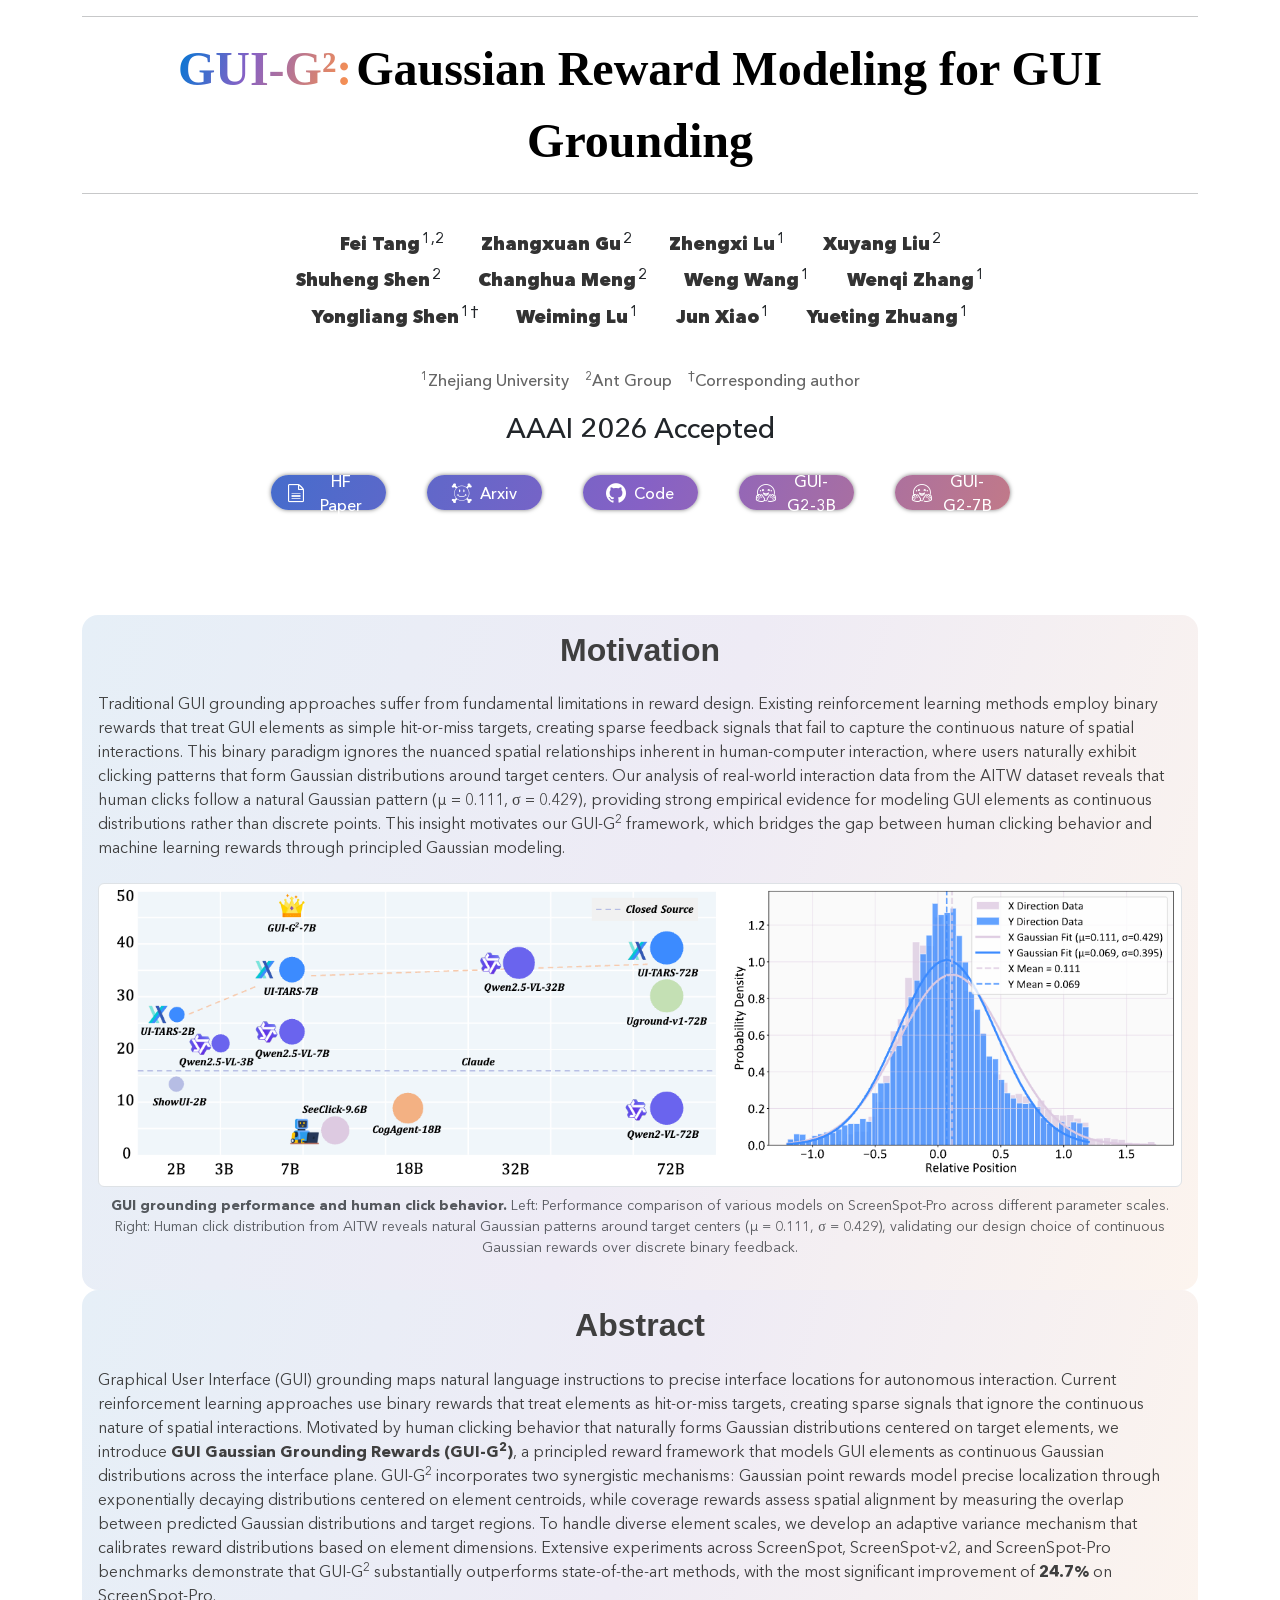
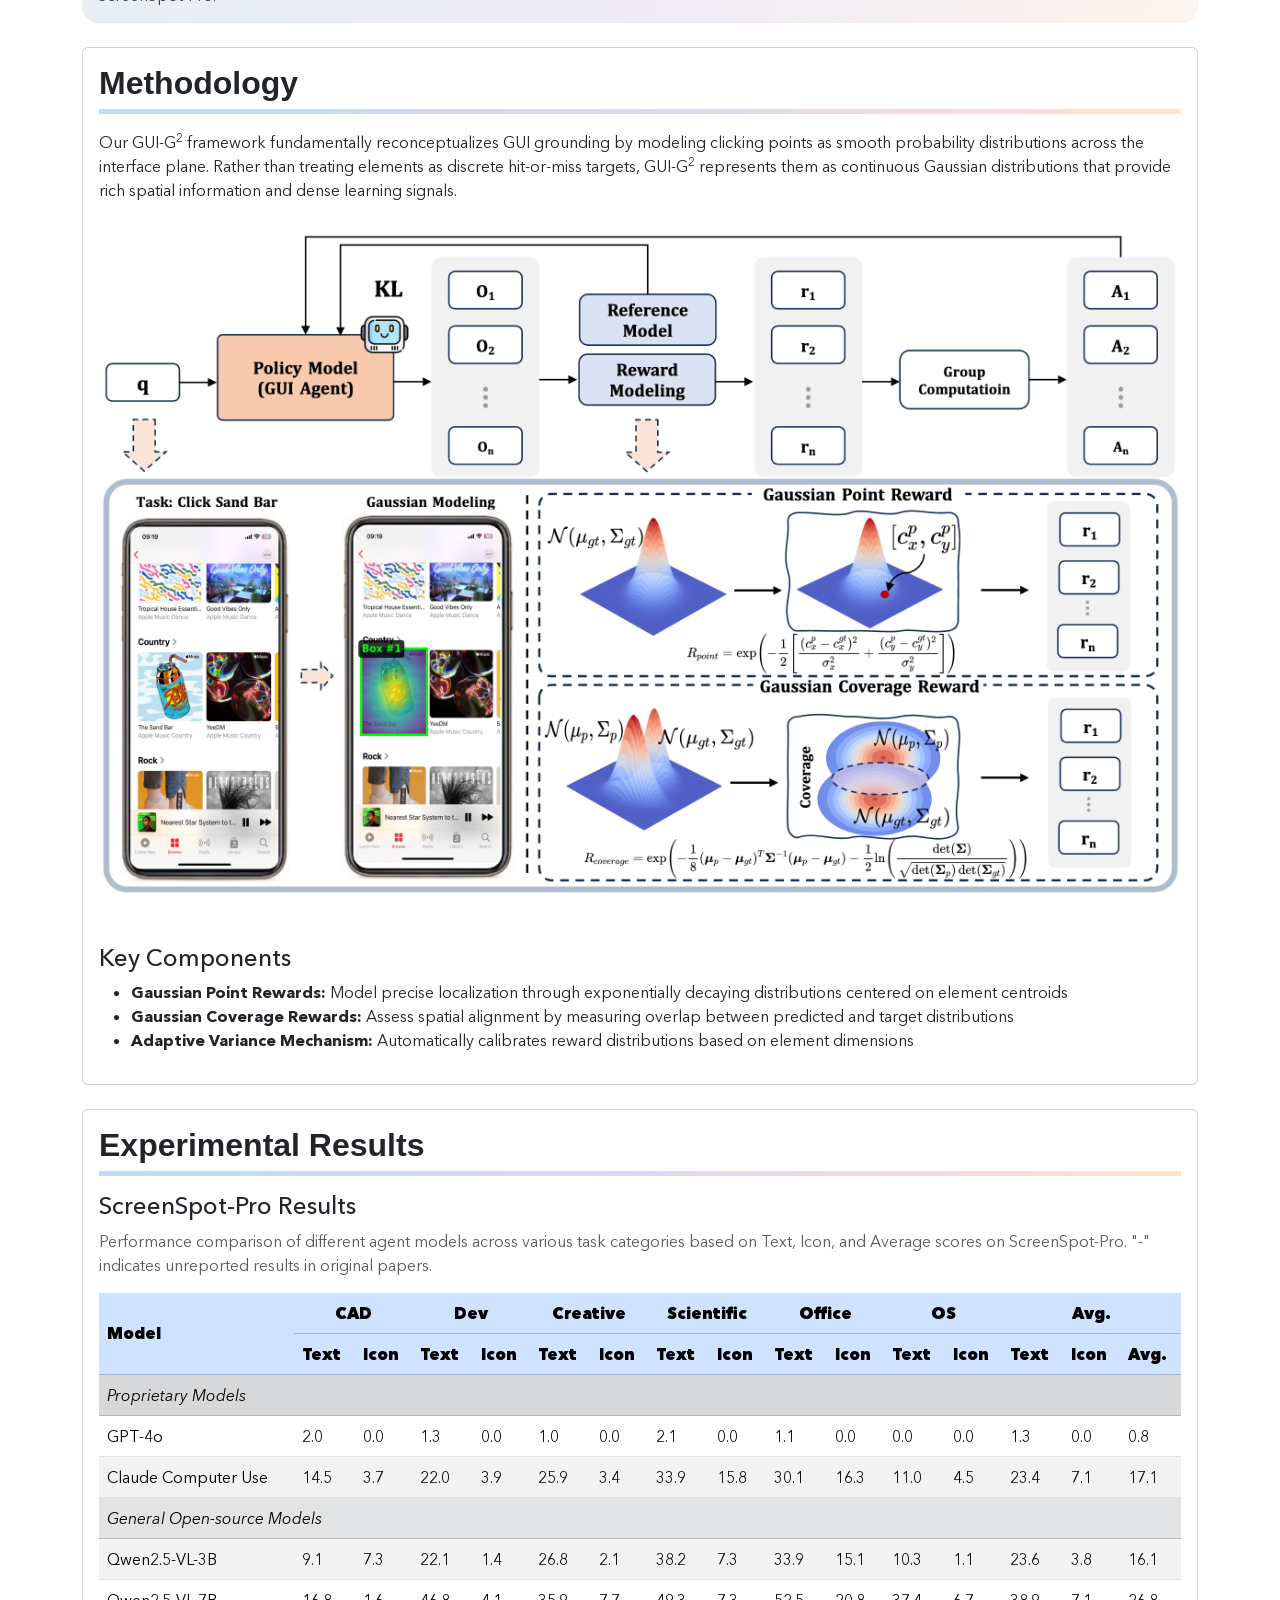
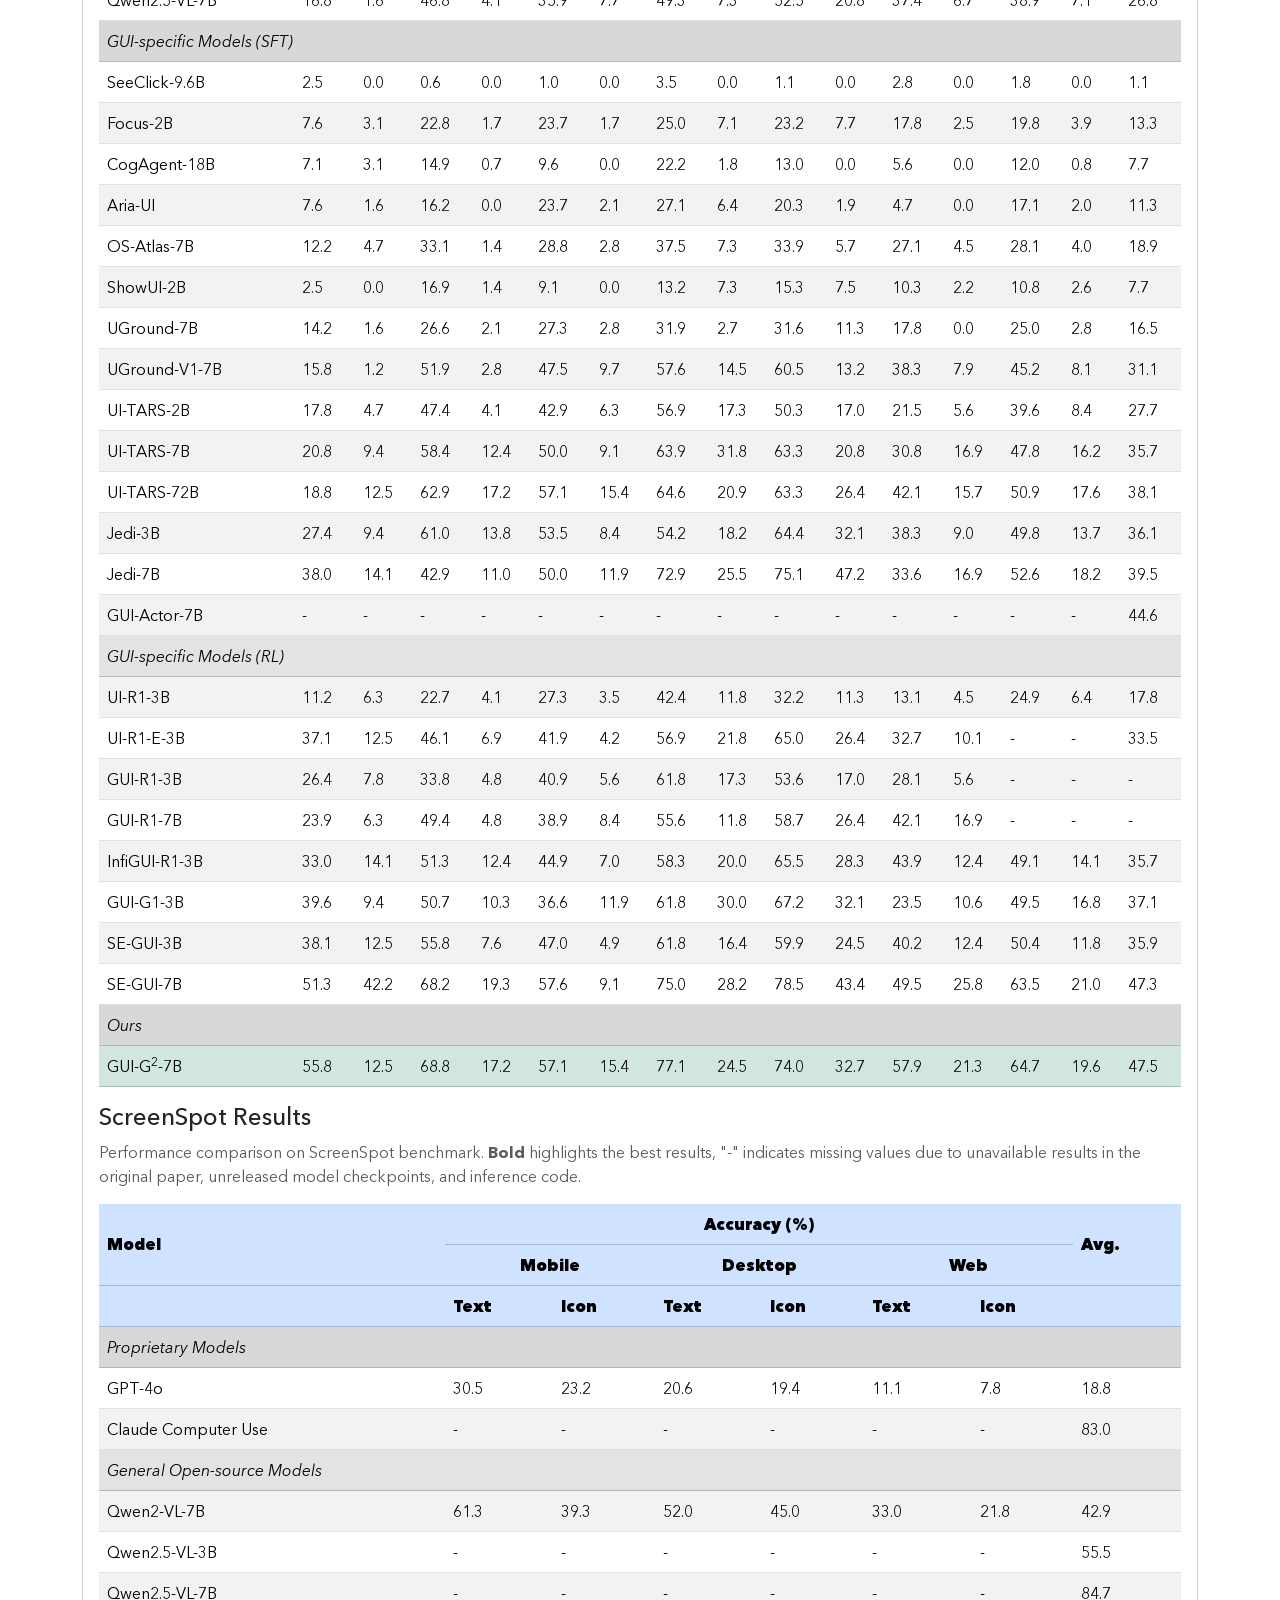
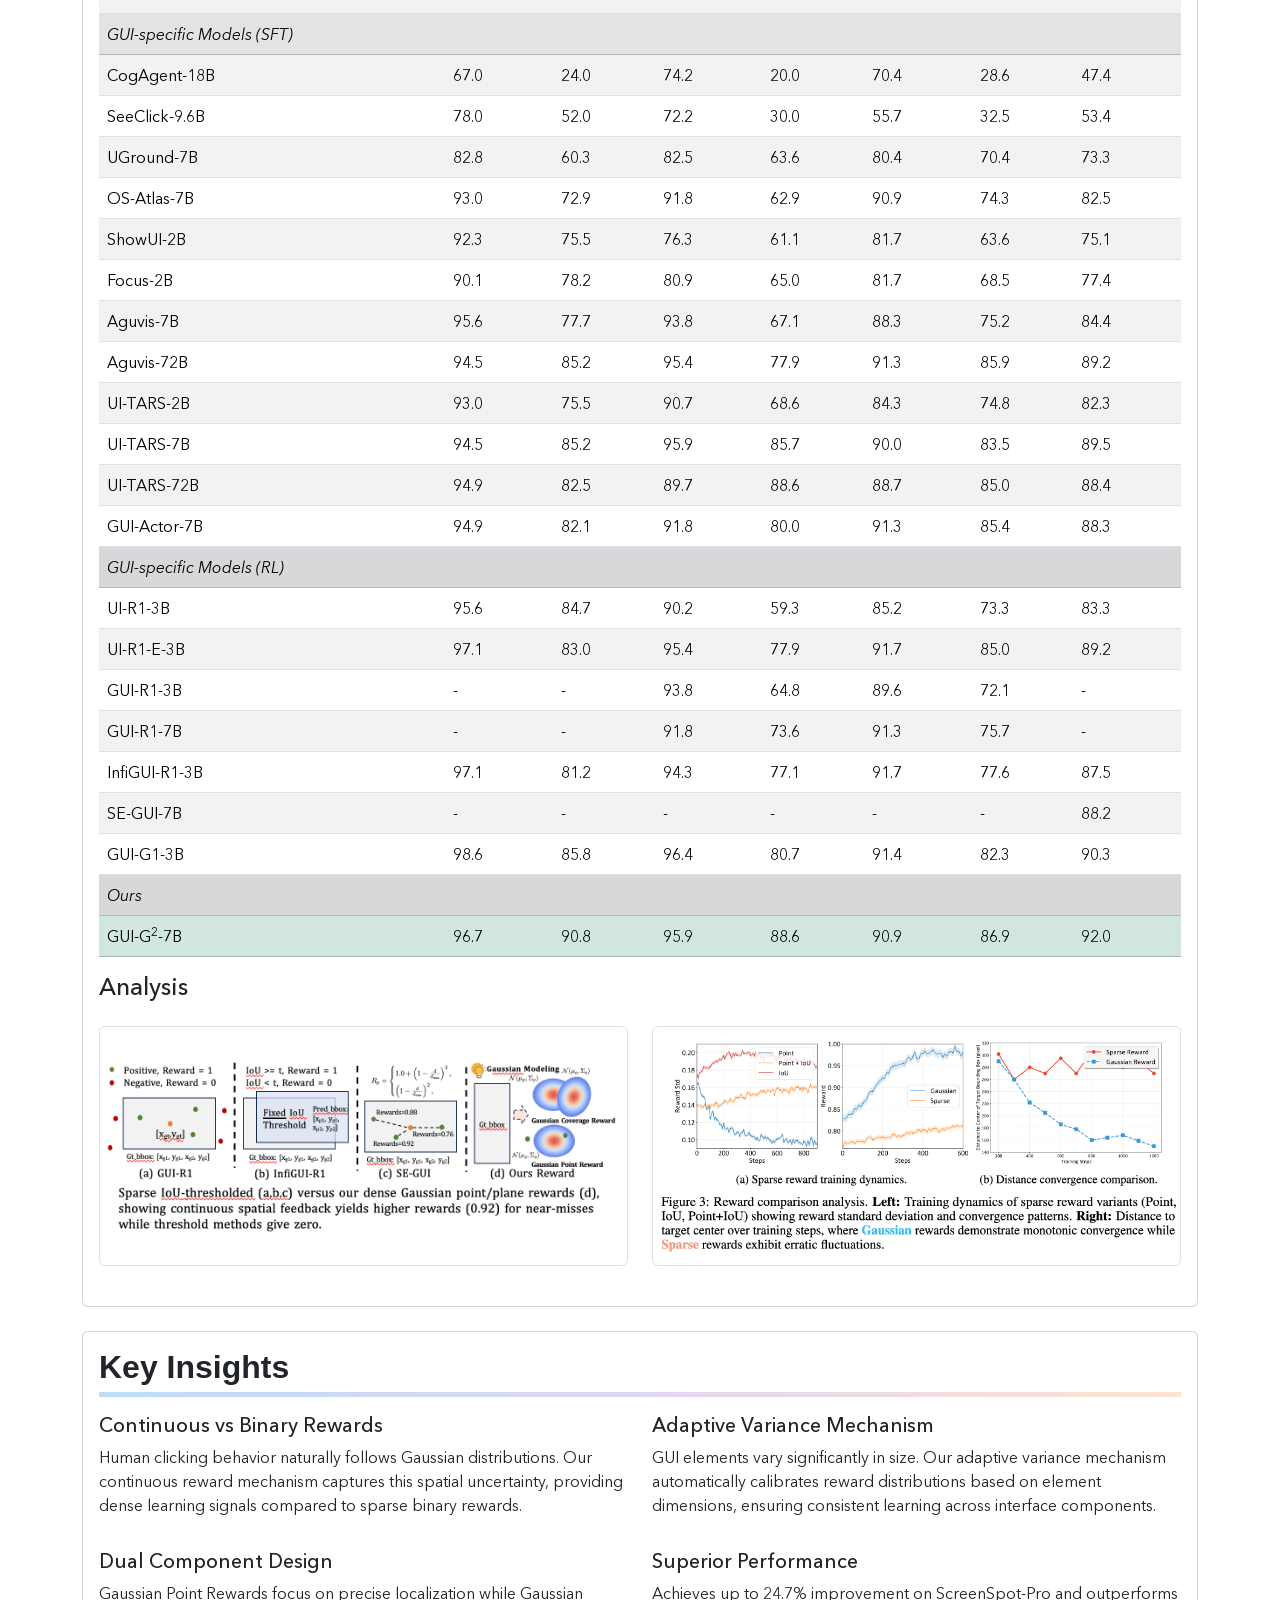
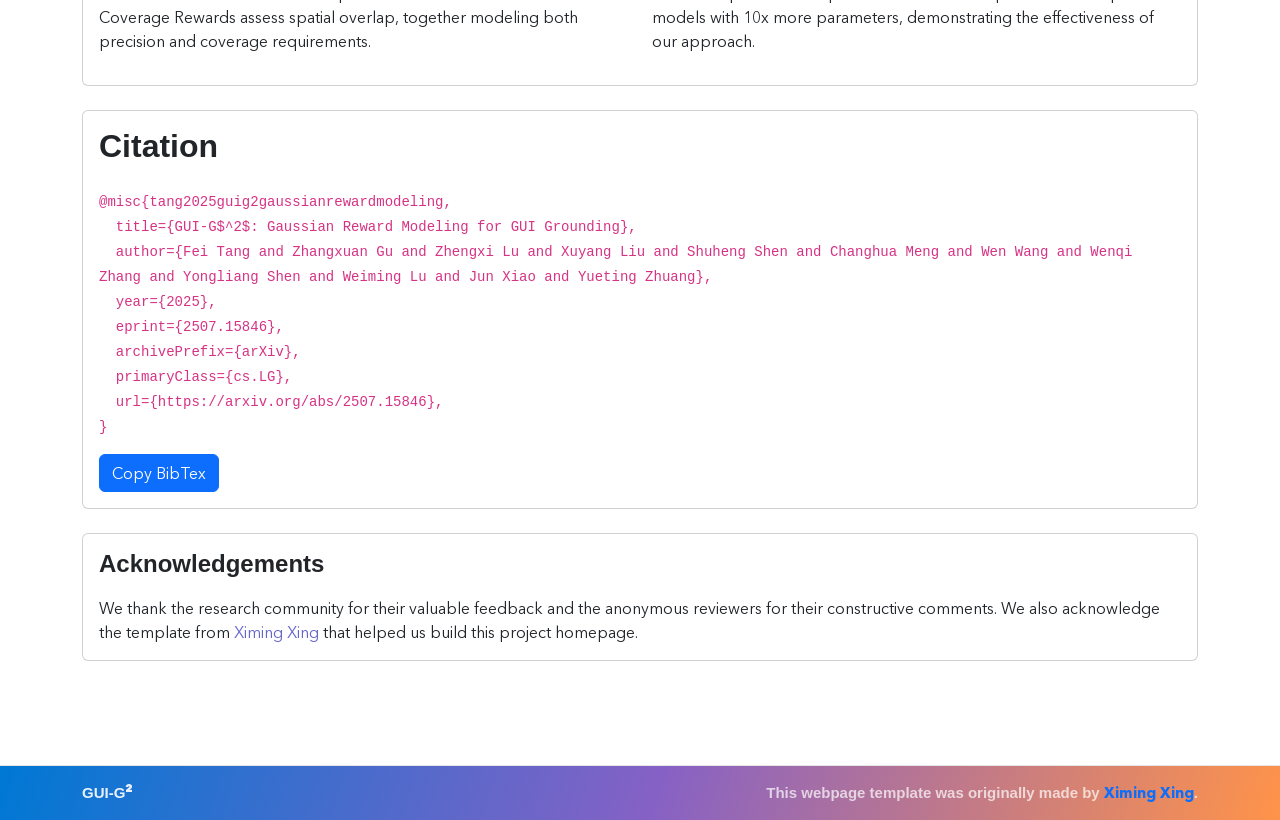
<file: docs/index.html>
<!doctype html>
<html lang="en">
<head>
    <!--Include Bootstrap's JS-->
    <script src="https://cdn.jsdelivr.net/npm/bootstrap@5.3.0-alpha3/dist/js/bootstrap.bundle.min.js"
            integrity="sha384-ENjdO4Dr2bkBIFxQpeoTz1HIcje39Wm4jDKdf19U8gI4ddQ3GYNS7NTKfAdVQSZe"
            crossorigin="anonymous"></script>
    <!-- Custom JS for this template -->
    <script src="js/copyText.js"></script>

    <!--Include the icon fonts stylesheet-->
    <link rel="stylesheet" href="https://cdn.jsdelivr.net/npm/bootstrap-icons@1.10.5/font/bootstrap-icons.css">
    <!--Include Bootstrap's CSS-->
    <link rel="stylesheet" href="https://cdn.jsdelivr.net/npm/bootstrap@5.3.0-alpha3/dist/css/bootstrap.min.css"
          integrity="sha384-KK94CHFLLe+nY2dmCWGMq91rCGa5gtU4mk92HdvYe+M/SXH301p5ILy+dN9+nJOZ"
          crossorigin="anonymous">
    <!--Local Icon-->
    <link rel="stylesheet" href="icons/style.css">
    <!--Local Fonts-->
    <link rel="stylesheet" href="fonts/avenir-next/stylesheet.css">
    <link rel="stylesheet" href="fonts/segoe-print/stylesheet.css">
    <!-- Custom styles for this template -->
    <link rel="stylesheet" href="style.css">

    <meta charset="utf-8">
    <meta name="viewport" content="width=device-width, initial-scale=1">

    <!-- Website Title -->
    <title>GUI-G²: Gaussian Reward Modeling for GUI Grounding</title>
    <!-- <title>GUI-G^2: Gaussian Reward Modeling for GUI Grounding</title> -->
    <!-- <h1>GUI-G<sup>2</sup>: Gaussian Reward Modeling for GUI Grounding</h1> -->
    <!-- The description that appears when you share the link -->
    <meta property="og:description" content="GUI-G2: Gaussian Reward Modeling for GUI Grounding with Continuous Spatial Feedback"/>
    <!-- Used to display page descriptions in search results -->
    <meta name="description" content="GUI-G2, GUI grounding, Gaussian reward, reinforcement learning, multimodal">
    <!-- favicon -->
    <link rel="icon" href="assets/favicon.png" type="image/x-icon">
    <style>
        .author {
            margin: 2rem 0;
        }
        .author-name {
            display: inline-block;
            margin: 0.3rem 1rem;
            white-space: nowrap;
        }
        .author-name a {
            text-decoration: none;
            color: #333;
            font-weight: bold;
        }
        .author-name a:hover {
            color: #007bff;
        }
        .author-name sup {
            font-size: 0.8em;
            margin-left: 2px;
        }
        .organization {
            font-size: 0.9em;
            color: #666;
            margin-top: 1rem;
        }
        .footnote {
            font-size: 0.8em;
            color: #888;
            margin-top: 0.5rem;
        }
        @media (max-width: 768px) {
            .author-name {
                display: block;
                margin: 0.2rem 0;
            }
        }
    </style>
</head>

<body>
<header class="container">
    <hr>
    <!-- Paper Title -->
    <div class="container text-center">
        <span class="title-font x-gradient-font">GUI-G²:</span>
        <a class="title-font text-body-emphasis"
           href="https://arxiv.org/abs/2507.15846">
            Gaussian Reward Modeling for GUI Grounding
        </a>
    </div>
    <hr>
    <!-- author list -->
    <div class="container author text-center">
        <!-- authors arranged in neat rows -->
        <div class="row">
            <div class="col-12">
                <div class="author-name">
                    <a href="https://github.com/sugarandgugu"><strong>Fei Tang</strong></a><sup>1,2</sup>
                </div>
                <div class="author-name">
                    <a href="#"><strong>Zhangxuan Gu</strong></a><sup>2</sup>
                </div>
                <div class="author-name">
                    <a href="#"><strong>Zhengxi Lu</strong></a><sup>1</sup>
                </div>
                <div class="author-name">
                    <a href="#"><strong>Xuyang Liu</strong></a><sup>2</sup>
                </div>
            </div>
        </div>
        
        <div class="row">
            <div class="col-12">
                <div class="author-name">
                    <a href="#"><strong>Shuheng Shen</strong></a><sup>2</sup>
                </div>
                <div class="author-name">
                    <a href="#"><strong>Changhua Meng</strong></a><sup>2</sup>
                </div>
                <div class="author-name">                                                                                                                                    
                     <a href="#"><strong>Weng Wang</strong></a><sup>1</sup>
                 </div>
                <div class="author-name">
                    <a href="#"><strong>Wenqi Zhang</strong></a><sup>1</sup>
                </div>
            </div>
        </div>
        
        <div class="row">
            <div class="col-12">
                 <div class="author-name">
                    <a href="https://github.com/tricktreat"><strong>Yongliang Shen</strong></a><sup>1†</sup>
<!--                     <a href="https://github.com/tricktreat"><strong>Yongliang Shen</strong></a><sup>1</sup> -->
                 </div> 
                <div class="author-name">
                    <a href="#"><strong>Weiming Lu</strong></a><sup>1</sup>
                </div>
                <div class="author-name">
                    <a href="#"><strong>Jun Xiao</strong></a><sup>1</sup>
                </div>
                <div class="author-name">
                    <a href="#"><strong>Yueting Zhuang</strong></a><sup>1</sup>
                </div>
            </div>
        </div>
        <!-- author organization -->
        <div class="row mt-3">
            <div class="col-12 organization">
                <sup>1</sup>Zhejiang University &nbsp;&nbsp;
                <sup>2</sup>Ant Group &nbsp;&nbsp;
                <sup>†</sup>Corresponding author
            </div>
        </div>
    <!-- paper status -->
    <div class="text-center" style="margin-top: 20px">
        <h3>AAAI 2026 Accepted</h3>
    </div>
    <!-- links -->
    <div class="text-center">
        <div class="row justify-content-md-center">
            <div id="links">
                <div class="col col-lg-2">
                    <a id="paper" href="https://huggingface.co/papers/2507.15846">HF Paper</a>
                </div>
                <div class="col col-lg-2">
                    <a id="arxiv" href="https://arxiv.org/abs/2507.15846">Arxiv</a>
                </div>
                <div class="col col-lg-2">
                    <a id="code" href="https://github.com/zju-real/GUI-G2">Code</a>
                </div>
                <div class="col col-lg-2">
                    <a id="demo" href="https://huggingface.co/inclusionAI/GUI-G2-3B">GUI-G2-3B</a>
                </div>
                <div class="col col-lg-2">
                    <a id="demo" href="https://huggingface.co/inclusionAI/GUI-G2-7B">GUI-G2-7B</a>
                </div>
            </div>
        </div>
    </div>
    <br>
    <!-- teaser -->
    <!-- <div class="text-center">
        <figure class="figure">
            <img src="./assets/motivation.png" class="img-thumbnail figure-img img-fluid rounded"
                 alt="GUI-G<sup>2</sup> Performance Comparison and Human Click Behavior">
            <figcaption class="figure-caption">
                <strong>GUI grounding performance and human click behavior.</strong> Left: Performance comparison of various models on ScreenSpot-Pro across different parameter scales. Right: Human click distribution from AITW reveals natural Gaussian patterns around target centers (μ = 0.111, σ = 0.429), validating our design choice of continuous Gaussian rewards over discrete binary feedback.
            </figcaption>
        </figure>
    </div> -->

</header>
<br>

<main class="container">
    <!-- Motivation -->
    <div class="card border-0">
        <div class="card-body x-gradient-block">
            <h2 class="card-title text-center card-title-margin">Motivation</h2>
            <p class="card-text">
                Traditional GUI grounding approaches suffer from fundamental limitations in reward design. Existing reinforcement learning methods employ binary rewards that treat GUI elements as simple hit-or-miss targets, creating sparse feedback signals that fail to capture the continuous nature of spatial interactions. This binary paradigm ignores the nuanced spatial relationships inherent in human-computer interaction, where users naturally exhibit clicking patterns that form Gaussian distributions around target centers. Our analysis of real-world interaction data from the AITW dataset reveals that human clicks follow a natural Gaussian pattern (μ = 0.111, σ = 0.429), providing strong empirical evidence for modeling GUI elements as continuous distributions rather than discrete points. This insight motivates our GUI-G<sup>2</sup> framework, which bridges the gap between human clicking behavior and machine learning rewards through principled Gaussian modeling.
            </p>
            
            <div class="text-center mt-4">
                <figure class="figure">
                    <img src="./assets/motivation.png" class="img-thumbnail figure-img img-fluid rounded"
                         alt="GUI-G2 Performance Comparison and Human Click Behavior">
                    <figcaption class="figure-caption">
                        <strong>GUI grounding performance and human click behavior.</strong> Left: Performance comparison of various models on ScreenSpot-Pro across different parameter scales. Right: Human click distribution from AITW reveals natural Gaussian patterns around target centers (μ = 0.111, σ = 0.429), validating our design choice of continuous Gaussian rewards over discrete binary feedback.
                    </figcaption>
                </figure>
            </div>
        </div>
    </div>
    <!-- Abstract -->
    <div class="card border-0">
        <div class="card-body x-gradient-block">
            <h2 class="card-title text-center card-title-margin">Abstract</h2>
            <p class="card-text">
                Graphical User Interface (GUI) grounding maps natural language instructions to precise interface locations for autonomous interaction. Current reinforcement learning approaches use binary rewards that treat elements as hit-or-miss targets, creating sparse signals that ignore the continuous nature of spatial interactions. Motivated by human clicking behavior that naturally forms Gaussian distributions centered on target elements, we introduce <strong>GUI Gaussian Grounding Rewards (GUI-G<sup>2</sup>)</strong>, a principled reward framework that models GUI elements as continuous Gaussian distributions across the interface plane. GUI-G<sup>2</sup> incorporates two synergistic mechanisms: Gaussian point rewards model precise localization through exponentially decaying distributions centered on element centroids, while coverage rewards assess spatial alignment by measuring the overlap between predicted Gaussian distributions and target regions. To handle diverse element scales, we develop an adaptive variance mechanism that calibrates reward distributions based on element dimensions. Extensive experiments across ScreenSpot, ScreenSpot-v2, and ScreenSpot-Pro benchmarks demonstrate that GUI-G<sup>2</sup> substantially outperforms state-of-the-art methods, with the most significant improvement of <strong>24.7%</strong> on ScreenSpot-Pro.
            </p>
        </div>
    </div>
    <br>

    <!-- Methodology -->
    <div class="card">
        <div class="card-body">
            <h2 class="card-title card-title-margin">Methodology</h2>
            <hr class="body-hr"/>
            <p class="card-text">
                Our GUI-G<sup>2</sup> framework fundamentally reconceptualizes GUI grounding by modeling clicking points as smooth probability distributions across the interface plane. Rather than treating elements as discrete hit-or-miss targets, GUI-G<sup>2</sup> represents them as continuous Gaussian distributions that provide rich spatial information and dense learning signals.
            </p>
            <div class="text-center">
                <figure class="figure">
                    <img src="./assets/framework.png" class="figure-img img-fluid rounded" alt="GUI-G2 Method Overview">
                    <!-- <figcaption class="figure-caption">
                        <strong>GUI Gaussian Grounding Rewards (GUI-G<sup>2</sup>) Framework.</strong> Our framework transforms GUI grounding through continuous Gaussian modeling. Given a task instruction and screenshot, the policy model generates multiple predictions that are evaluated using our dual reward mechanism. Gaussian Point Rewards assess localization precision while Gaussian Coverage Rewards measure spatial overlap, together providing dense learning signals that guide policy optimization.
                    </figcaption> -->
                </figure>
            </div>
            
            <h4 class="mt-4">Key Components</h4>
            <ul>
                <li><strong>Gaussian Point Rewards:</strong> Model precise localization through exponentially decaying distributions centered on element centroids</li>
                <li><strong>Gaussian Coverage Rewards:</strong> Assess spatial alignment by measuring overlap between predicted and target distributions</li>
                <li><strong>Adaptive Variance Mechanism:</strong> Automatically calibrates reward distributions based on element dimensions</li>
            </ul>
        </div>
    </div>
    <br>

    <!-- Experimental Results -->
    <div class="card">
        <div class="card-body">
            <h2 class="card-title card-title-margin">Experimental Results</h2>
            <hr class="body-hr"/>
            <div class="table-container">
                <h4>ScreenSpot-Pro Results</h4>
                <p class="text-muted">Performance comparison of different agent models across various task categories based on Text, Icon, and Average scores on ScreenSpot-Pro. "-" indicates unreported results in original papers.</p>
                
                <div class="table-responsive">
                    <table class="table table-striped table-hover compact-table">
                        <thead class="table-primary">
                            <tr>
                                <th rowspan="2" class="align-middle"><strong>Model</strong></th>
                                <th colspan="2" class="text-center"><strong>CAD</strong></th>
                                <th colspan="2" class="text-center"><strong>Dev</strong></th>
                                <th colspan="2" class="text-center"><strong>Creative</strong></th>
                                <th colspan="2" class="text-center"><strong>Scientific</strong></th>
                                <th colspan="2" class="text-center"><strong>Office</strong></th>
                                <th colspan="2" class="text-center"><strong>OS</strong></th>
                                <th colspan="3" class="text-center"><strong>Avg.</strong></th>
                            </tr>
                            <tr>
                                <th><strong>Text</strong></th>
                                <th><strong>Icon</strong></th>
                                <th><strong>Text</strong></th>
                                <th><strong>Icon</strong></th>
                                <th><strong>Text</strong></th>
                                <th><strong>Icon</strong></th>
                                <th><strong>Text</strong></th>
                                <th><strong>Icon</strong></th>
                                <th><strong>Text</strong></th>
                                <th><strong>Icon</strong></th>
                                <th><strong>Text</strong></th>
                                <th><strong>Icon</strong></th>
                                <th><strong>Text</strong></th>
                                <th><strong>Icon</strong></th>
                                <th><strong>Avg.</strong></th>
                            </tr>
                        </thead>
                        <tbody>
                            <tr class="table-secondary">
                                <td colspan="16"><em>Proprietary Models</em></td>
                            </tr>
                            <tr>
                                <td>GPT-4o</td>
                                <td>2.0</td>
                                <td>0.0</td>
                                <td>1.3</td>
                                <td>0.0</td>
                                <td>1.0</td>
                                <td>0.0</td>
                                <td>2.1</td>
                                <td>0.0</td>
                                <td>1.1</td>
                                <td>0.0</td>
                                <td>0.0</td>
                                <td>0.0</td>
                                <td>1.3</td>
                                <td>0.0</td>
                                <td>0.8</td>
                            </tr>
                            <tr>
                                <td>Claude Computer Use</td>
                                <td>14.5</td>
                                <td>3.7</td>
                                <td>22.0</td>
                                <td>3.9</td>
                                <td>25.9</td>
                                <td>3.4</td>
                                <td>33.9</td>
                                <td>15.8</td>
                                <td>30.1</td>
                                <td>16.3</td>
                                <td>11.0</td>
                                <td>4.5</td>
                                <td>23.4</td>
                                <td>7.1</td>
                                <td>17.1</td>
                            </tr>
                            
                            <tr class="table-secondary">
                                <td colspan="16"><em>General Open-source Models</em></td>
                            </tr>
                            <tr>
                                <td>Qwen2.5-VL-3B</td>
                                <td>9.1</td>
                                <td>7.3</td>
                                <td>22.1</td>
                                <td>1.4</td>
                                <td>26.8</td>
                                <td>2.1</td>
                                <td>38.2</td>
                                <td>7.3</td>
                                <td>33.9</td>
                                <td>15.1</td>
                                <td>10.3</td>
                                <td>1.1</td>
                                <td>23.6</td>
                                <td>3.8</td>
                                <td>16.1</td>
                            </tr>
                            <tr>
                                <td>Qwen2.5-VL-7B</td>
                                <td>16.8</td>
                                <td>1.6</td>
                                <td>46.8</td>
                                <td>4.1</td>
                                <td>35.9</td>
                                <td>7.7</td>
                                <td>49.3</td>
                                <td>7.3</td>
                                <td>52.5</td>
                                <td>20.8</td>
                                <td>37.4</td>
                                <td>6.7</td>
                                <td>38.9</td>
                                <td>7.1</td>
                                <td>26.8</td>
                            </tr>
                            
                            <tr class="table-secondary">
                                <td colspan="16"><em>GUI-specific Models (SFT)</em></td>
                            </tr>
                            <tr>
                                <td>SeeClick-9.6B</td>
                                <td>2.5</td>
                                <td>0.0</td>
                                <td>0.6</td>
                                <td>0.0</td>
                                <td>1.0</td>
                                <td>0.0</td>
                                <td>3.5</td>
                                <td>0.0</td>
                                <td>1.1</td>
                                <td>0.0</td>
                                <td>2.8</td>
                                <td>0.0</td>
                                <td>1.8</td>
                                <td>0.0</td>
                                <td>1.1</td>
                            </tr>
                            <tr>
                                <td>Focus-2B</td>
                                <td>7.6</td>
                                <td>3.1</td>
                                <td>22.8</td>
                                <td>1.7</td>
                                <td>23.7</td>
                                <td>1.7</td>
                                <td>25.0</td>
                                <td>7.1</td>
                                <td>23.2</td>
                                <td>7.7</td>
                                <td>17.8</td>
                                <td>2.5</td>
                                <td>19.8</td>
                                <td>3.9</td>
                                <td>13.3</td>
                            </tr>
                            <tr>
                                <td>CogAgent-18B</td>
                                <td>7.1</td>
                                <td>3.1</td>
                                <td>14.9</td>
                                <td>0.7</td>
                                <td>9.6</td>
                                <td>0.0</td>
                                <td>22.2</td>
                                <td>1.8</td>
                                <td>13.0</td>
                                <td>0.0</td>
                                <td>5.6</td>
                                <td>0.0</td>
                                <td>12.0</td>
                                <td>0.8</td>
                                <td>7.7</td>
                            </tr>
                            <tr>
                                <td>Aria-UI</td>
                                <td>7.6</td>
                                <td>1.6</td>
                                <td>16.2</td>
                                <td>0.0</td>
                                <td>23.7</td>
                                <td>2.1</td>
                                <td>27.1</td>
                                <td>6.4</td>
                                <td>20.3</td>
                                <td>1.9</td>
                                <td>4.7</td>
                                <td>0.0</td>
                                <td>17.1</td>
                                <td>2.0</td>
                                <td>11.3</td>
                            </tr>
                            <tr>
                                <td>OS-Atlas-7B</td>
                                <td>12.2</td>
                                <td>4.7</td>
                                <td>33.1</td>
                                <td>1.4</td>
                                <td>28.8</td>
                                <td>2.8</td>
                                <td>37.5</td>
                                <td>7.3</td>
                                <td>33.9</td>
                                <td>5.7</td>
                                <td>27.1</td>
                                <td>4.5</td>
                                <td>28.1</td>
                                <td>4.0</td>
                                <td>18.9</td>
                            </tr>
                            <tr>
                                <td>ShowUI-2B</td>
                                <td>2.5</td>
                                <td>0.0</td>
                                <td>16.9</td>
                                <td>1.4</td>
                                <td>9.1</td>
                                <td>0.0</td>
                                <td>13.2</td>
                                <td>7.3</td>
                                <td>15.3</td>
                                <td>7.5</td>
                                <td>10.3</td>
                                <td>2.2</td>
                                <td>10.8</td>
                                <td>2.6</td>
                                <td>7.7</td>
                            </tr>
                            <tr>
                                <td>UGround-7B</td>
                                <td>14.2</td>
                                <td>1.6</td>
                                <td>26.6</td>
                                <td>2.1</td>
                                <td>27.3</td>
                                <td>2.8</td>
                                <td>31.9</td>
                                <td>2.7</td>
                                <td>31.6</td>
                                <td>11.3</td>
                                <td>17.8</td>
                                <td>0.0</td>
                                <td>25.0</td>
                                <td>2.8</td>
                                <td>16.5</td>
                            </tr>
                            <tr>
                                <td>UGround-V1-7B</td>
                                <td>15.8</td>
                                <td>1.2</td>
                                <td>51.9</td>
                                <td>2.8</td>
                                <td>47.5</td>
                                <td>9.7</td>
                                <td>57.6</td>
                                <td>14.5</td>
                                <td>60.5</td>
                                <td>13.2</td>
                                <td>38.3</td>
                                <td>7.9</td>
                                <td>45.2</td>
                                <td>8.1</td>
                                <td>31.1</td>
                            </tr>
                            <tr>
                                <td>UI-TARS-2B</td>
                                <td>17.8</td>
                                <td>4.7</td>
                                <td>47.4</td>
                                <td>4.1</td>
                                <td>42.9</td>
                                <td>6.3</td>
                                <td>56.9</td>
                                <td>17.3</td>
                                <td>50.3</td>
                                <td>17.0</td>
                                <td>21.5</td>
                                <td>5.6</td>
                                <td>39.6</td>
                                <td>8.4</td>
                                <td>27.7</td>
                            </tr>
                            <tr>
                                <td>UI-TARS-7B</td>
                                <td>20.8</td>
                                <td>9.4</td>
                                <td>58.4</td>
                                <td>12.4</td>
                                <td>50.0</td>
                                <td>9.1</td>
                                <td>63.9</td>
                                <td>31.8</td>
                                <td>63.3</td>
                                <td>20.8</td>
                                <td>30.8</td>
                                <td>16.9</td>
                                <td>47.8</td>
                                <td>16.2</td>
                                <td>35.7</td>
                            </tr>
                            <tr>
                                <td>UI-TARS-72B</td>
                                <td>18.8</td>
                                <td>12.5</td>
                                <td>62.9</td>
                                <td>17.2</td>
                                <td>57.1</td>
                                <td>15.4</td>
                                <td>64.6</td>
                                <td>20.9</td>
                                <td>63.3</td>
                                <td>26.4</td>
                                <td>42.1</td>
                                <td>15.7</td>
                                <td>50.9</td>
                                <td>17.6</td>
                                <td>38.1</td>
                            </tr>
                            <tr>
                                <td>Jedi-3B</td>
                                <td>27.4</td>
                                <td>9.4</td>
                                <td>61.0</td>
                                <td>13.8</td>
                                <td>53.5</td>
                                <td>8.4</td>
                                <td>54.2</td>
                                <td>18.2</td>
                                <td>64.4</td>
                                <td>32.1</td>
                                <td>38.3</td>
                                <td>9.0</td>
                                <td>49.8</td>
                                <td>13.7</td>
                                <td>36.1</td>
                            </tr>
                            <tr>
                                <td>Jedi-7B</td>
                                <td>38.0</td>
                                <td>14.1</td>
                                <td>42.9</td>
                                <td>11.0</td>
                                <td>50.0</td>
                                <td>11.9</td>
                                <td>72.9</td>
                                <td>25.5</td>
                                <td>75.1</td>
                                <td>47.2</td>
                                <td>33.6</td>
                                <td>16.9</td>
                                <td>52.6</td>
                                <td>18.2</td>
                                <td>39.5</td>
                            </tr>
                            <tr>
                                <td>GUI-Actor-7B</td>
                                <td class="missing-value">-</td>
                                <td class="missing-value">-</td>
                                <td class="missing-value">-</td>
                                <td class="missing-value">-</td>
                                <td class="missing-value">-</td>
                                <td class="missing-value">-</td>
                                <td class="missing-value">-</td>
                                <td class="missing-value">-</td>
                                <td class="missing-value">-</td>
                                <td class="missing-value">-</td>
                                <td class="missing-value">-</td>
                                <td class="missing-value">-</td>
                                <td class="missing-value">-</td>
                                <td class="missing-value">-</td>
                                <td>44.6</td>
                            </tr>
                            
                            <tr class="table-secondary">
                                <td colspan="16"><em>GUI-specific Models (RL)</em></td>
                            </tr>
                            <tr>
                                <td>UI-R1-3B</td>
                                <td>11.2</td>
                                <td>6.3</td>
                                <td>22.7</td>
                                <td>4.1</td>
                                <td>27.3</td>
                                <td>3.5</td>
                                <td>42.4</td>
                                <td>11.8</td>
                                <td>32.2</td>
                                <td>11.3</td>
                                <td>13.1</td>
                                <td>4.5</td>
                                <td>24.9</td>
                                <td>6.4</td>
                                <td>17.8</td>
                            </tr>
                            <tr>
                                <td>UI-R1-E-3B</td>
                                <td>37.1</td>
                                <td>12.5</td>
                                <td>46.1</td>
                                <td>6.9</td>
                                <td>41.9</td>
                                <td>4.2</td>
                                <td>56.9</td>
                                <td>21.8</td>
                                <td>65.0</td>
                                <td>26.4</td>
                                <td>32.7</td>
                                <td>10.1</td>
                                <td class="missing-value">-</td>
                                <td class="missing-value">-</td>
                                <td>33.5</td>
                            </tr>
                            <tr>
                                <td>GUI-R1-3B</td>
                                <td>26.4</td>
                                <td>7.8</td>
                                <td>33.8</td>
                                <td>4.8</td>
                                <td>40.9</td>
                                <td>5.6</td>
                                <td>61.8</td>
                                <td>17.3</td>
                                <td>53.6</td>
                                <td>17.0</td>
                                <td>28.1</td>
                                <td>5.6</td>
                                <td class="missing-value">-</td>
                                <td class="missing-value">-</td>
                                <td class="missing-value">-</td>
                            </tr>
                            <tr>
                                <td>GUI-R1-7B</td>
                                <td>23.9</td>
                                <td>6.3</td>
                                <td>49.4</td>
                                <td>4.8</td>
                                <td>38.9</td>
                                <td>8.4</td>
                                <td>55.6</td>
                                <td>11.8</td>
                                <td>58.7</td>
                                <td>26.4</td>
                                <td>42.1</td>
                                <td>16.9</td>
                                <td class="missing-value">-</td>
                                <td class="missing-value">-</td>
                                <td class="missing-value">-</td>
                            </tr>
                            <tr>
                                <td>InfiGUI-R1-3B</td>
                                <td>33.0</td>
                                <td>14.1</td>
                                <td>51.3</td>
                                <td>12.4</td>
                                <td>44.9</td>
                                <td>7.0</td>
                                <td>58.3</td>
                                <td>20.0</td>
                                <td>65.5</td>
                                <td>28.3</td>
                                <td>43.9</td>
                                <td>12.4</td>
                                <td>49.1</td>
                                <td>14.1</td>
                                <td>35.7</td>
                            </tr>
                            <tr>
                                <td>GUI-G1-3B</td>
                                <td>39.6</td>
                                <td>9.4</td>
                                <td>50.7</td>
                                <td>10.3</td>
                                <td>36.6</td>
                                <td>11.9</td>
                                <td>61.8</td>
                                <td>30.0</td>
                                <td>67.2</td>
                                <td>32.1</td>
                                <td>23.5</td>
                                <td>10.6</td>
                                <td>49.5</td>
                                <td>16.8</td>
                                <td>37.1</td>
                            </tr>
                            <tr>
                                <td>SE-GUI-3B</td>
                                <td>38.1</td>
                                <td>12.5</td>
                                <td>55.8</td>
                                <td>7.6</td>
                                <td>47.0</td>
                                <td>4.9</td>
                                <td>61.8</td>
                                <td>16.4</td>
                                <td>59.9</td>
                                <td>24.5</td>
                                <td>40.2</td>
                                <td>12.4</td>
                                <td>50.4</td>
                                <td>11.8</td>
                                <td>35.9</td>
                            </tr>
                            <tr>
                                <td>SE-GUI-7B</td>
                                <td>51.3</td>
                                <td class="best-score">42.2</td>
                                <td>68.2</td>
                                <td class="best-score">19.3</td>
                                <td class="best-score">57.6</td>
                                <td>9.1</td>
                                <td>75.0</td>
                                <td class="best-score">28.2</td>
                                <td class="best-score">78.5</td>
                                <td class="best-score">43.4</td>
                                <td>49.5</td>
                                <td class="best-score">25.8</td>
                                <td>63.5</td>
                                <td class="best-score">21.0</td>
                                <td>47.3</td>
                            </tr>
                            
                            <tr class="table-secondary">
                                <td colspan="16"><em>Ours</em></td>
                            </tr>
                            <tr class="table-success">
                                <td class="model-name">GUI-G<sup>2</sup>-7B</td>
                                <td class="best-score">55.8</td>
                                <td>12.5</td>
                                <td class="best-score">68.8</td>
                                <td>17.2</td>
                                <td>57.1</td>
                                <td class="best-score">15.4</td>
                                <td class="best-score">77.1</td>
                                <td>24.5</td>
                                <td>74.0</td>
                                <td>32.7</td>
                                <td class="best-score">57.9</td>
                                <td>21.3</td>
                                <td class="best-score">64.7</td>
                                <td>19.6</td>
                                <td class="best-score">47.5</td>
                            </tr>
                        </tbody>
                    </table>
                </div>
            </div>
            <!-- Performance Comparison Chart -->
            <div class="table-container">
                <h4>ScreenSpot Results</h4>
                <p class="text-muted">Performance comparison on ScreenSpot benchmark. <strong>Bold</strong> highlights the best results, "-" indicates missing values due to unavailable results in the original paper, unreleased model checkpoints, and inference code.</p>
                
                <div class="table-responsive">
                    <table class="table table-striped table-hover">
                        <thead class="table-primary">
                            <tr>
                                <th rowspan="2" class="align-middle"><strong>Model</strong></th>
                                <th colspan="6" class="text-center"><strong>Accuracy (%)</strong></th>
                                <th rowspan="2" class="align-middle"><strong>Avg.</strong></th>
                            </tr>
                            <tr>
                                <th colspan="2" class="text-center"><strong>Mobile</strong></th>
                                <th colspan="2" class="text-center"><strong>Desktop</strong></th>
                                <th colspan="2" class="text-center"><strong>Web</strong></th>
                            </tr>
                            <tr>
                                <th></th>
                                <th><strong>Text</strong></th>
                                <th><strong>Icon</strong></th>
                                <th><strong>Text</strong></th>
                                <th><strong>Icon</strong></th>
                                <th><strong>Text</strong></th>
                                <th><strong>Icon</strong></th>
                                <th></th>
                            </tr>
                        </thead>
                        <tbody>
                            <tr class="table-secondary">
                                <td colspan="8"><em>Proprietary Models</em></td>
                            </tr>
                            <tr>
                                <td>GPT-4o</td>
                                <td>30.5</td>
                                <td>23.2</td>
                                <td>20.6</td>
                                <td>19.4</td>
                                <td>11.1</td>
                                <td>7.8</td>
                                <td>18.8</td>
                            </tr>
                            <tr>
                                <td>Claude Computer Use</td>
                                <td class="missing-value">-</td>
                                <td class="missing-value">-</td>
                                <td class="missing-value">-</td>
                                <td class="missing-value">-</td>
                                <td class="missing-value">-</td>
                                <td class="missing-value">-</td>
                                <td>83.0</td>
                            </tr>
                            
                            <tr class="table-secondary">
                                <td colspan="8"><em>General Open-source Models</em></td>
                            </tr>
                            <tr>
                                <td>Qwen2-VL-7B</td>
                                <td>61.3</td>
                                <td>39.3</td>
                                <td>52.0</td>
                                <td>45.0</td>
                                <td>33.0</td>
                                <td>21.8</td>
                                <td>42.9</td>
                            </tr>
                            <tr>
                                <td>Qwen2.5-VL-3B</td>
                                <td class="missing-value">-</td>
                                <td class="missing-value">-</td>
                                <td class="missing-value">-</td>
                                <td class="missing-value">-</td>
                                <td class="missing-value">-</td>
                                <td class="missing-value">-</td>
                                <td>55.5</td>
                            </tr>
                            <tr>
                                <td>Qwen2.5-VL-7B</td>
                                <td class="missing-value">-</td>
                                <td class="missing-value">-</td>
                                <td class="missing-value">-</td>
                                <td class="missing-value">-</td>
                                <td class="missing-value">-</td>
                                <td class="missing-value">-</td>
                                <td>84.7</td>
                            </tr>
                            
                            <tr class="table-secondary">
                                <td colspan="8"><em>GUI-specific Models (SFT)</em></td>
                            </tr>
                            <tr>
                                <td>CogAgent-18B</td>
                                <td>67.0</td>
                                <td>24.0</td>
                                <td>74.2</td>
                                <td>20.0</td>
                                <td>70.4</td>
                                <td>28.6</td>
                                <td>47.4</td>
                            </tr>
                            <tr>
                                <td>SeeClick-9.6B</td>
                                <td>78.0</td>
                                <td>52.0</td>
                                <td>72.2</td>
                                <td>30.0</td>
                                <td>55.7</td>
                                <td>32.5</td>
                                <td>53.4</td>
                            </tr>
                            <tr>
                                <td>UGround-7B</td>
                                <td>82.8</td>
                                <td>60.3</td>
                                <td>82.5</td>
                                <td>63.6</td>
                                <td>80.4</td>
                                <td>70.4</td>
                                <td>73.3</td>
                            </tr>
                            <tr>
                                <td>OS-Atlas-7B</td>
                                <td>93.0</td>
                                <td>72.9</td>
                                <td>91.8</td>
                                <td>62.9</td>
                                <td>90.9</td>
                                <td>74.3</td>
                                <td>82.5</td>
                            </tr>
                            <tr>
                                <td>ShowUI-2B</td>
                                <td>92.3</td>
                                <td>75.5</td>
                                <td>76.3</td>
                                <td>61.1</td>
                                <td>81.7</td>
                                <td>63.6</td>
                                <td>75.1</td>
                            </tr>
                            <tr>
                                <td>Focus-2B</td>
                                <td>90.1</td>
                                <td>78.2</td>
                                <td>80.9</td>
                                <td>65.0</td>
                                <td>81.7</td>
                                <td>68.5</td>
                                <td>77.4</td>
                            </tr>
                            <tr>
                                <td>Aguvis-7B</td>
                                <td>95.6</td>
                                <td>77.7</td>
                                <td>93.8</td>
                                <td>67.1</td>
                                <td>88.3</td>
                                <td>75.2</td>
                                <td>84.4</td>
                            </tr>
                            <tr>
                                <td>Aguvis-72B</td>
                                <td>94.5</td>
                                <td>85.2</td>
                                <td>95.4</td>
                                <td>77.9</td>
                                <td>91.3</td>
                                <td>85.9</td>
                                <td>89.2</td>
                            </tr>
                            <tr>
                                <td>UI-TARS-2B</td>
                                <td>93.0</td>
                                <td>75.5</td>
                                <td>90.7</td>
                                <td>68.6</td>
                                <td>84.3</td>
                                <td>74.8</td>
                                <td>82.3</td>
                            </tr>
                            <tr>
                                <td>UI-TARS-7B</td>
                                <td>94.5</td>
                                <td>85.2</td>
                                <td>95.9</td>
                                <td>85.7</td>
                                <td>90.0</td>
                                <td>83.5</td>
                                <td>89.5</td>
                            </tr>
                            <tr>
                                <td>UI-TARS-72B</td>
                                <td>94.9</td>
                                <td>82.5</td>
                                <td>89.7</td>
                                <td>88.6</td>
                                <td>88.7</td>
                                <td>85.0</td>
                                <td>88.4</td>
                            </tr>
                            <tr>
                                <td>GUI-Actor-7B</td>
                                <td>94.9</td>
                                <td>82.1</td>
                                <td>91.8</td>
                                <td>80.0</td>
                                <td>91.3</td>
                                <td>85.4</td>
                                <td>88.3</td>
                            </tr>
                            
                            <tr class="table-secondary">
                                <td colspan="8"><em>GUI-specific Models (RL)</em></td>
                            </tr>
                            <tr>
                                <td>UI-R1-3B</td>
                                <td>95.6</td>
                                <td>84.7</td>
                                <td>90.2</td>
                                <td>59.3</td>
                                <td>85.2</td>
                                <td>73.3</td>
                                <td>83.3</td>
                            </tr>
                            <tr>
                                <td>UI-R1-E-3B</td>
                                <td>97.1</td>
                                <td>83.0</td>
                                <td>95.4</td>
                                <td>77.9</td>
                                <td>91.7</td>
                                <td>85.0</td>
                                <td>89.2</td>
                            </tr>
                            <tr>
                                <td>GUI-R1-3B</td>
                                <td class="missing-value">-</td>
                                <td class="missing-value">-</td>
                                <td>93.8</td>
                                <td>64.8</td>
                                <td>89.6</td>
                                <td>72.1</td>
                                <td class="missing-value">-</td>
                            </tr>
                            <tr>
                                <td>GUI-R1-7B</td>
                                <td class="missing-value">-</td>
                                <td class="missing-value">-</td>
                                <td>91.8</td>
                                <td>73.6</td>
                                <td>91.3</td>
                                <td>75.7</td>
                                <td class="missing-value">-</td>
                            </tr>
                            <tr>
                                <td>InfiGUI-R1-3B</td>
                                <td>97.1</td>
                                <td>81.2</td>
                                <td>94.3</td>
                                <td>77.1</td>
                                <td>91.7</td>
                                <td>77.6</td>
                                <td>87.5</td>
                            </tr>
                            <tr>
                                <td>SE-GUI-7B</td>
                                <td class="missing-value">-</td>
                                <td class="missing-value">-</td>
                                <td class="missing-value">-</td>
                                <td class="missing-value">-</td>
                                <td class="missing-value">-</td>
                                <td class="missing-value">-</td>
                                <td>88.2</td>
                            </tr>
                            <tr>
                                <td>GUI-G1-3B</td>
                                <td class="best-score">98.6</td>
                                <td>85.8</td>
                                <td class="best-score">96.4</td>
                                <td>80.7</td>
                                <td>91.4</td>
                                <td>82.3</td>
                                <td>90.3</td>
                            </tr>
                            
                            <tr class="table-secondary">
                                <td colspan="8"><em>Ours</em></td>
                            </tr>
                            <tr class="table-success">
                                <td class="model-name">GUI-G<sup>2</sup>-7B</td>
                                <td>96.7</td>
                                <td class="best-score">90.8</td>
                                <td>95.9</td>
                                <td class="best-score">88.6</td>
                                <td class="best-score">90.9</td>
                                <td class="best-score">86.9</td>
                                <td class="best-score">92.0</td>
                            </tr>
                        </tbody>
                    </table>
                </div>
            </div>

            <div class="table-container">
            <h4>Analysis</h4>
            <!-- Analysis Figures -->
            <div class="row mt-4">
                <div class="col-md-6">
                    <figure class="figure">
                        <img src="./assets/reward_compare.png" class="img-thumbnail figure-img img-fluid rounded"
                             alt="Reward Analysis"
                             style="height: 240px; width: 100%; object-fit: contain;">
                        <!-- <figcaption class="figure-caption">
                            <strong>Sparse vs Gaussian Reward Analysis.</strong> Our Gaussian rewards demonstrate superior convergence compared to sparse binary rewards.
                        </figcaption> -->
                    </figure>
                </div>
                <div class="col-md-6">
                    <figure class="figure">
                        <img src="./assets/training_dynamic.png" class="img-thumbnail figure-img img-fluid rounded"
                             alt="Ablation Study"
                             style="height: 240px; width: 100%; object-fit: contain;">
                    </figure>
                </div>
            </div>
        </div>
        </div>
    </div>
    <br>

    <!-- Key Insights -->
    <div class="card">
        <div class="card-body">
            <h2 class="card-title card-title-margin">Key Insights</h2>
            <hr class="body-hr"/>
            
            <div class="row">
                <div class="col-md-6">
                    <h5>Continuous vs Binary Rewards</h5>
                    <p>Human clicking behavior naturally follows Gaussian distributions. Our continuous reward mechanism captures this spatial uncertainty, providing dense learning signals compared to sparse binary rewards.</p>
                </div>
                <div class="col-md-6">
                    <h5>Adaptive Variance Mechanism</h5>
                    <p>GUI elements vary significantly in size. Our adaptive variance mechanism automatically calibrates reward distributions based on element dimensions, ensuring consistent learning across interface components.</p>
                </div>
            </div>
            
            <div class="row mt-3">
                <div class="col-md-6">
                    <h5>Dual Component Design</h5>
                    <p>Gaussian Point Rewards focus on precise localization while Gaussian Coverage Rewards assess spatial overlap, together modeling both precision and coverage requirements.</p>
                </div>
                <div class="col-md-6">
                    <h5>Superior Performance</h5>
                    <p>Achieves up to 24.7% improvement on ScreenSpot-Pro and outperforms models with 10x more parameters, demonstrating the effectiveness of our approach.</p>
                </div>
            </div>
        </div>
    </div>
    <br>

    <!-- Citation -->
    <div class="card">
        <div class="card-body">
            <h2 class="card-title card-title-margin">Citation</h2>
            <p id="bibtex" class="card-text" style="border: #1a1c20 1px">
                <code> @misc{tang2025guig2gaussianrewardmodeling,<br>
                    &nbsp;&nbsp;title={GUI-G$^2$: Gaussian Reward Modeling for GUI Grounding},<br>
                    &nbsp;&nbsp;author={Fei Tang and Zhangxuan Gu and Zhengxi Lu and Xuyang Liu and Shuheng Shen and Changhua Meng and Wen Wang and Wenqi Zhang and Yongliang Shen and Weiming Lu and Jun Xiao and Yueting Zhuang},<br>
                    &nbsp;&nbsp;year={2025},<br>
                    &nbsp;&nbsp;eprint={2507.15846},<br>
                    &nbsp;&nbsp;archivePrefix={arXiv},<br>
                    &nbsp;&nbsp;primaryClass={cs.LG},<br>
                    &nbsp;&nbsp;url={https://arxiv.org/abs/2507.15846},<br>
                    }
                </code>
            </p>

            <!-- Bibtex (Button trigger modal)-->
            <button type="button" class="btn btn-primary" data-bs-toggle="modal" data-bs-target="#exampleModal"
                    onclick="copyText()">
                Copy BibTex
            </button>
            <div class="modal fade" id="exampleModal" tabindex="-1" aria-labelledby="exampleModalLabel"
                 aria-hidden="true">
                <div class="modal-dialog">
                    <div class="modal-content">
                        <div class="modal-header">
                            <h1 class="modal-title fs-5" id="exampleModalLabel">Bibtex</h1>
                            <button type="button" class="btn-close" data-bs-dismiss="modal" aria-label="Close"></button>
                        </div>
                        <div class="bibtex modal-body">
                            Copy Success!
                        </div>
                        <div class="modal-footer">
                            <button type="button" class="btn btn-secondary" data-bs-dismiss="modal">Close</button>
                        </div>
                    </div>
                </div>
            </div>
        </div>
    </div>
    <br>

    <!-- Acknowledgements -->
    <div class="card">
        <div class="card-body">
            <h4 class="card-title card-title-margin">Acknowledgements</h4>
            <p class="card-text">We thank the research community for their valuable feedback and the anonymous reviewers for their constructive comments. We also acknowledge the template from <a href="https://ximinng.github.io/">Ximing Xing</a> that helped us build this project homepage.</p>
        </div>
    </div>
    <br>

</main>

<footer class="footer">
    <div class="container">
        <div class="row align-items-center">
            <!-- left layout -->
            <div class="col-12 col-md-6 text-md-start text-center">
                <p class="footer-title mb-0">GUI-G<sup>2</sup></p>
            </div>
            <!-- right layout -->
            <div class="col-12 col-md-6 text-md-end text-center">
                <p class="footer-text mb-0">
                    This webpage template was originally made by
                    <a href="https://github.com/ximinng/GithubPages-Template" class="link-primary text-decoration-none">Ximing Xing</a>.
                </p>
            </div>
        </div>
    </div>
</footer>

<script>
function copyText() {
    const text = document.getElementById("bibtex").innerText;
    const new_input = document.createElement('input');
    new_input.value = text
    document.body.appendChild(new_input)
    // select value of new_input
    new_input.select();
    // exec copy command
    document.execCommand("copy");
    document.body.removeChild(new_input);
}
</script>

</body>
</html>
</file>
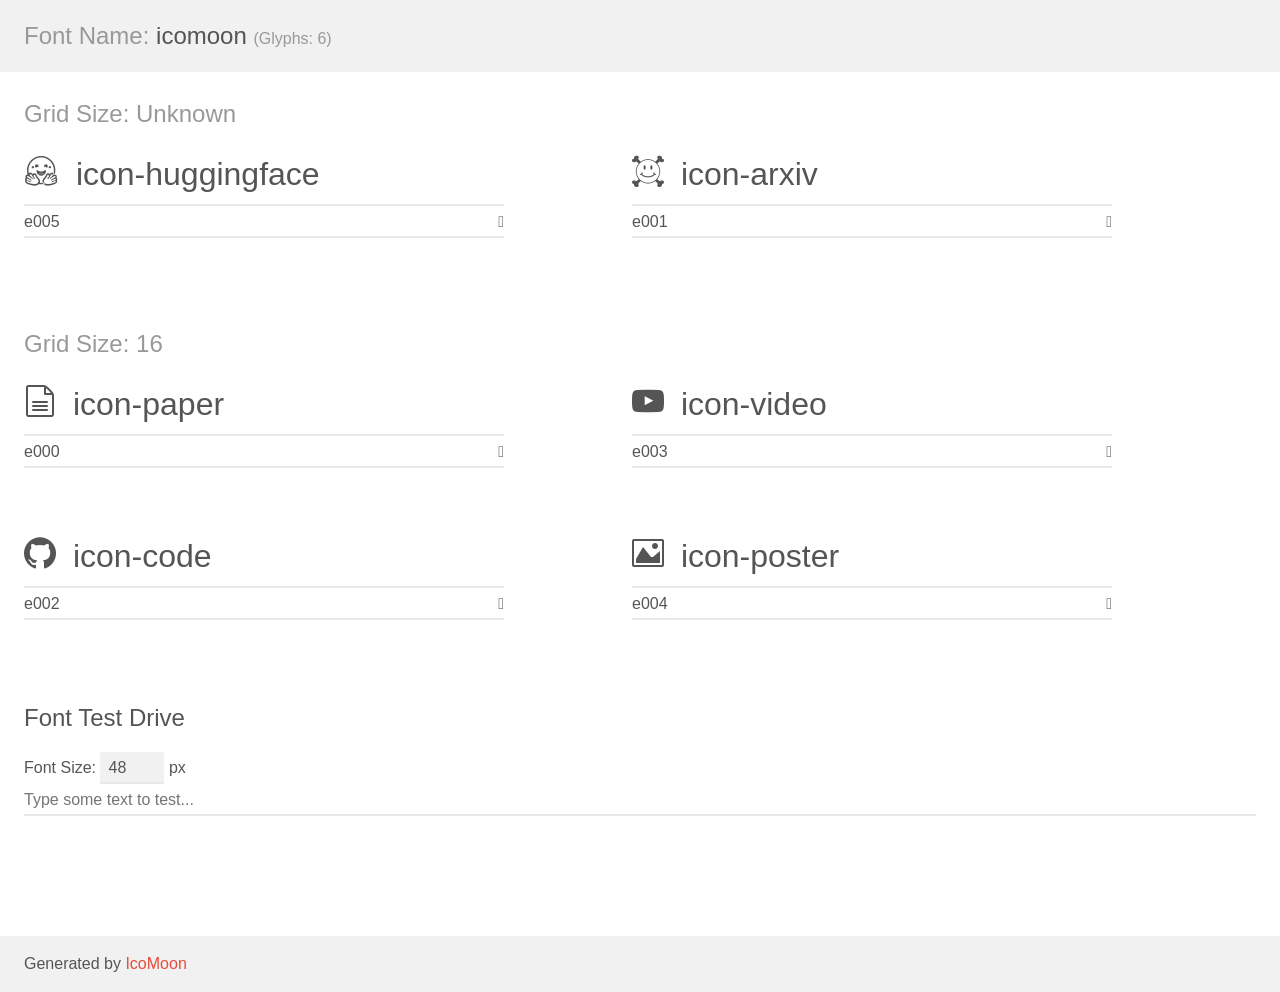
<file: docs/icons/demo.html>
<!doctype html>
<html>
<head>
    <meta charset="utf-8">
    <title>IcoMoon Demo</title>
    <meta name="description" content="An Icon Font Generated By IcoMoon.io">
    <meta name="viewport" content="width=device-width, initial-scale=1">
    <link rel="stylesheet" href="demo-files/demo.css">
    <link rel="stylesheet" href="style.css"></head>
<body>
    <div class="bgc1 clearfix">
        <h1 class="mhmm mvm"><span class="fgc1">Font Name:</span> icomoon <small class="fgc1">(Glyphs:&nbsp;6)</small></h1>
    </div>
    <div class="clearfix mhl ptl">
        <h1 class="mvm mtn fgc1">Grid Size: Unknown</h1>
        <div class="glyph fs1">
            <div class="clearfix bshadow0 pbs">
                <span class="icon-huggingface"></span>
                <span class="mls"> icon-huggingface</span>
            </div>
            <fieldset class="fs0 size1of1 clearfix hidden-false">
                <input type="text" readonly value="e005" class="unit size1of2" />
                <input type="text" maxlength="1" readonly value="&#xe005;" class="unitRight size1of2 talign-right" />
            </fieldset>
            <div class="fs0 bshadow0 clearfix hidden-true">
                <span class="unit pvs fgc1">liga: </span>
                <input type="text" readonly value="" class="liga unitRight" />
            </div>
        </div>
        <div class="glyph fs1">
            <div class="clearfix bshadow0 pbs">
                <span class="icon-arxiv"></span>
                <span class="mls"> icon-arxiv</span>
            </div>
            <fieldset class="fs0 size1of1 clearfix hidden-false">
                <input type="text" readonly value="e001" class="unit size1of2" />
                <input type="text" maxlength="1" readonly value="&#xe001;" class="unitRight size1of2 talign-right" />
            </fieldset>
            <div class="fs0 bshadow0 clearfix hidden-true">
                <span class="unit pvs fgc1">liga: </span>
                <input type="text" readonly value="" class="liga unitRight" />
            </div>
        </div>
    </div>
    <div class="clearfix mhl ptl">
        <h1 class="mvm mtn fgc1">Grid Size: 16</h1>
        <div class="glyph fs2">
            <div class="clearfix bshadow0 pbs">
                <span class="icon-paper"></span>
                <span class="mls"> icon-paper</span>
            </div>
            <fieldset class="fs0 size1of1 clearfix hidden-false">
                <input type="text" readonly value="e000" class="unit size1of2" />
                <input type="text" maxlength="1" readonly value="&#xe000;" class="unitRight size1of2 talign-right" />
            </fieldset>
            <div class="fs0 bshadow0 clearfix hidden-true">
                <span class="unit pvs fgc1">liga: </span>
                <input type="text" readonly value="file-text2, file4" class="liga unitRight" />
            </div>
        </div>
        <div class="glyph fs2">
            <div class="clearfix bshadow0 pbs">
                <span class="icon-video"></span>
                <span class="mls"> icon-video</span>
            </div>
            <fieldset class="fs0 size1of1 clearfix hidden-false">
                <input type="text" readonly value="e003" class="unit size1of2" />
                <input type="text" maxlength="1" readonly value="&#xe003;" class="unitRight size1of2 talign-right" />
            </fieldset>
            <div class="fs0 bshadow0 clearfix hidden-true">
                <span class="unit pvs fgc1">liga: </span>
                <input type="text" readonly value="youtube, brand21" class="liga unitRight" />
            </div>
        </div>
        <div class="glyph fs2">
            <div class="clearfix bshadow0 pbs">
                <span class="icon-code"></span>
                <span class="mls"> icon-code</span>
            </div>
            <fieldset class="fs0 size1of1 clearfix hidden-false">
                <input type="text" readonly value="e002" class="unit size1of2" />
                <input type="text" maxlength="1" readonly value="&#xe002;" class="unitRight size1of2 talign-right" />
            </fieldset>
            <div class="fs0 bshadow0 clearfix hidden-true">
                <span class="unit pvs fgc1">liga: </span>
                <input type="text" readonly value="github, brand40" class="liga unitRight" />
            </div>
        </div>
        <div class="glyph fs2">
            <div class="clearfix bshadow0 pbs">
                <span class="icon-poster"></span>
                <span class="mls"> icon-poster</span>
            </div>
            <fieldset class="fs0 size1of1 clearfix hidden-false">
                <input type="text" readonly value="e004" class="unit size1of2" />
                <input type="text" maxlength="1" readonly value="&#xe004;" class="unitRight size1of2 talign-right" />
            </fieldset>
            <div class="fs0 bshadow0 clearfix hidden-true">
                <span class="unit pvs fgc1">liga: </span>
                <input type="text" readonly value="image, picture" class="liga unitRight" />
            </div>
        </div>
    </div>

    <!--[if gt IE 8]><!-->
    <div class="mhl clearfix mbl">
        <h1>Font Test Drive</h1>
        <label>
            Font Size: <input id="fontSize" type="number" class="textbox0 mbm"
            min="8" value="48" />
            px
        </label>
        <input id="testText" type="text" class="phl size1of1 mvl"
        placeholder="Type some text to test..." value=""/>
        <div id="testDrive" class="icon-" style="font-family: icomoon">&nbsp;
        </div>
    </div>
    <!--<![endif]-->
    <div class="bgc1 clearfix">
        <p class="mhl">Generated by <a href="https://icomoon.io/app">IcoMoon</a></p>
    </div>

    <script src="demo-files/demo.js"></script>
</body>
</html>
</file>
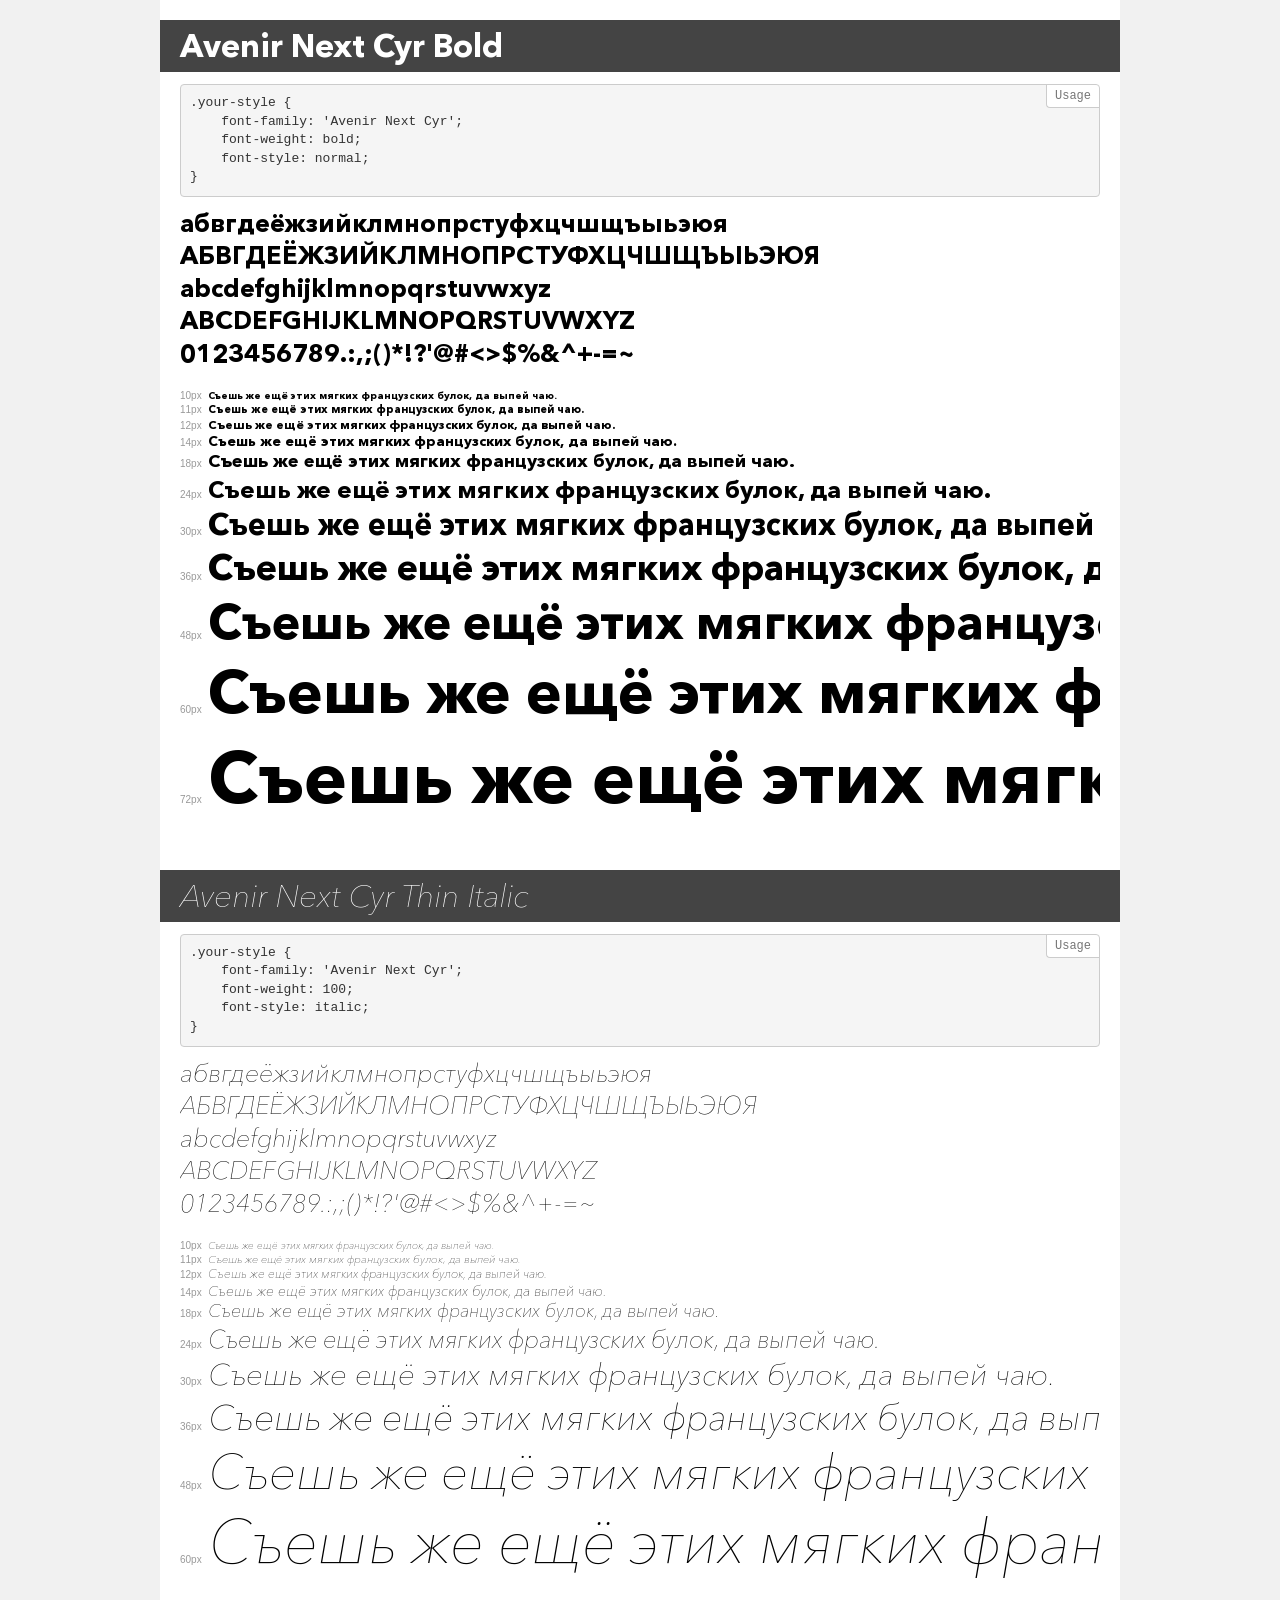
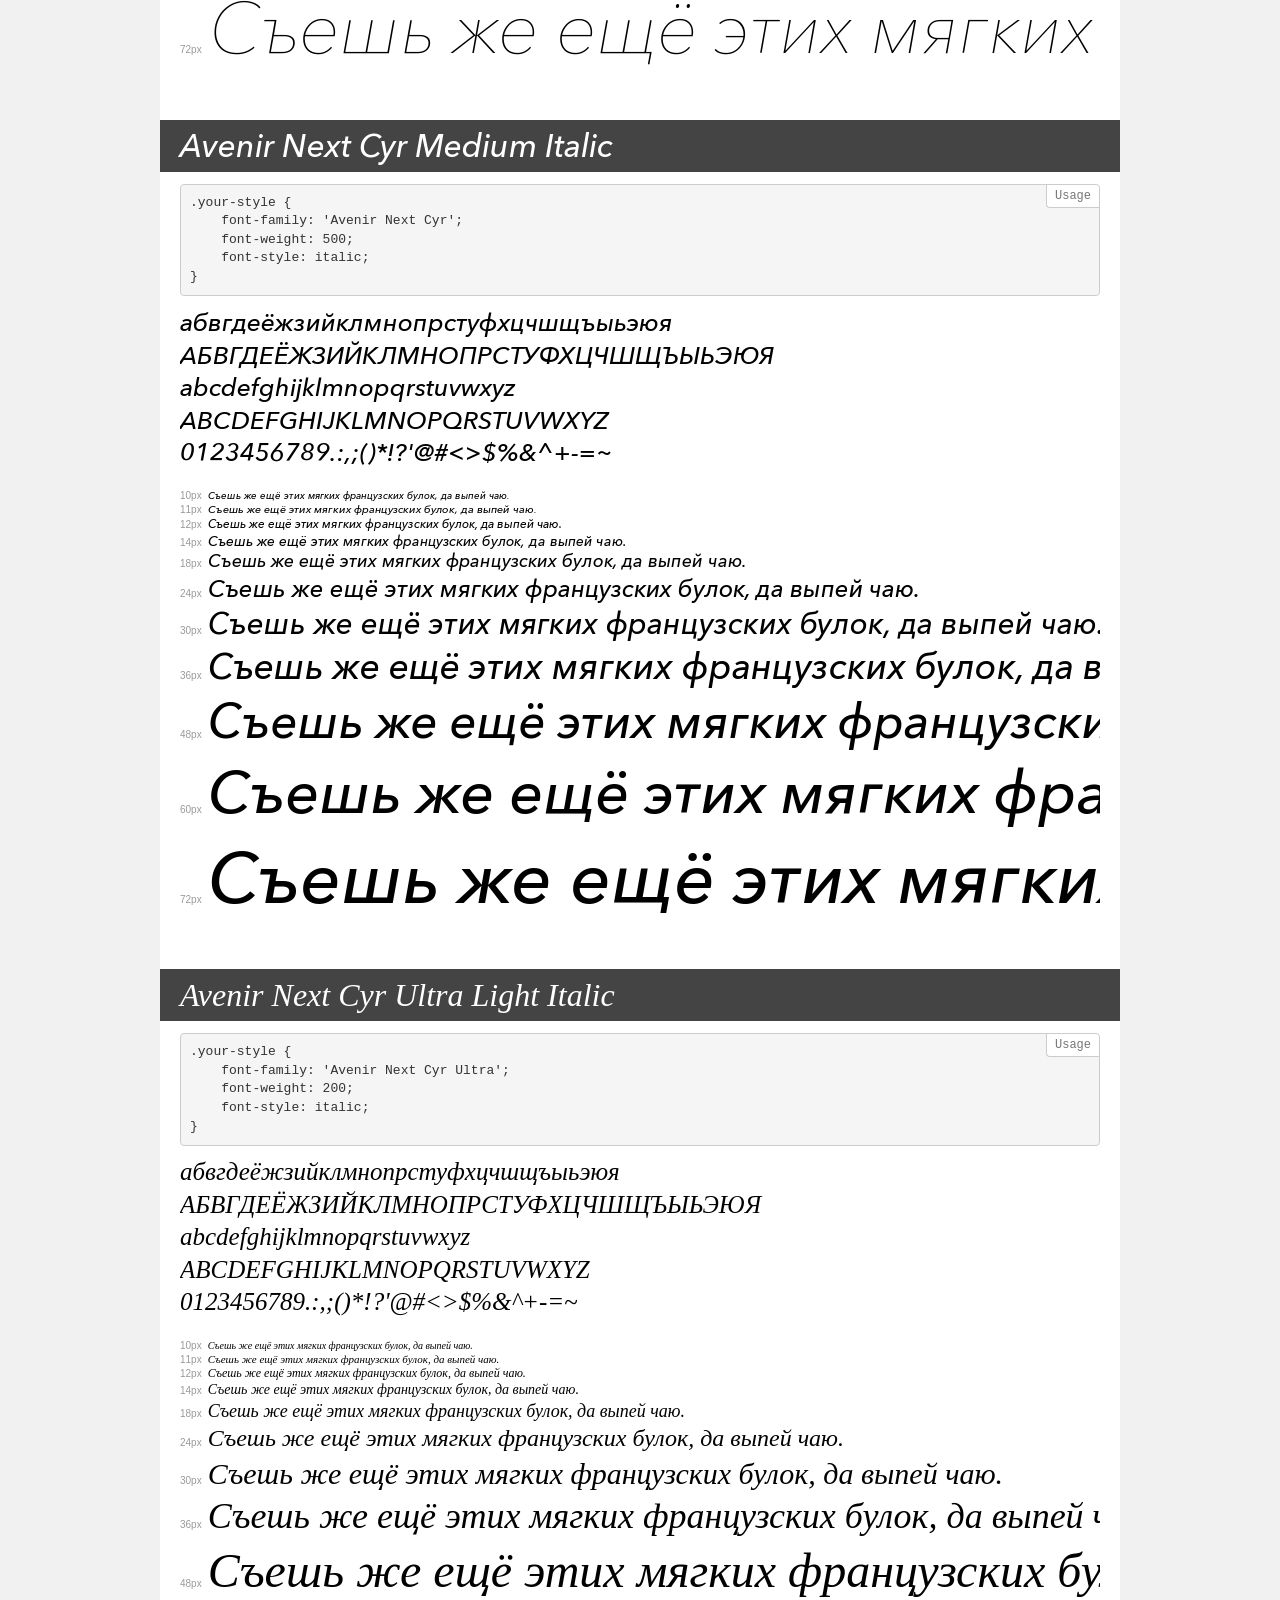
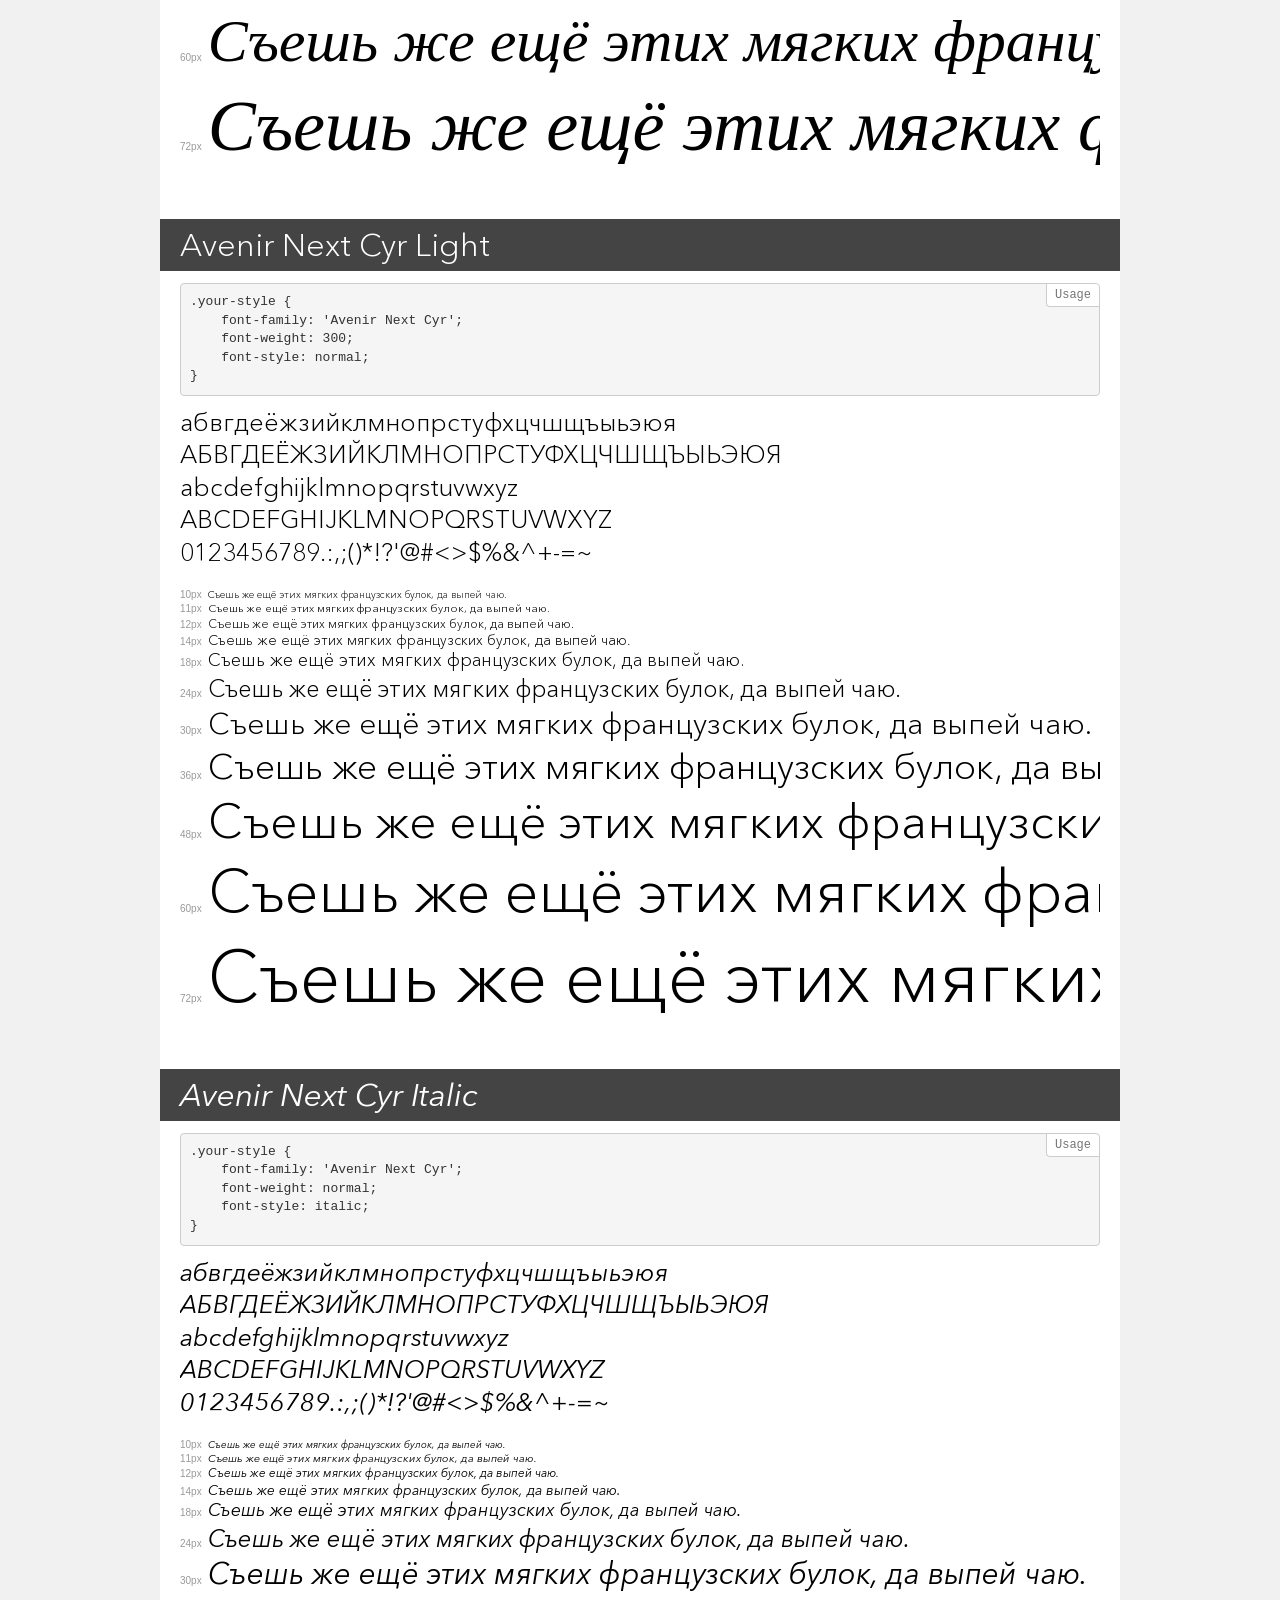
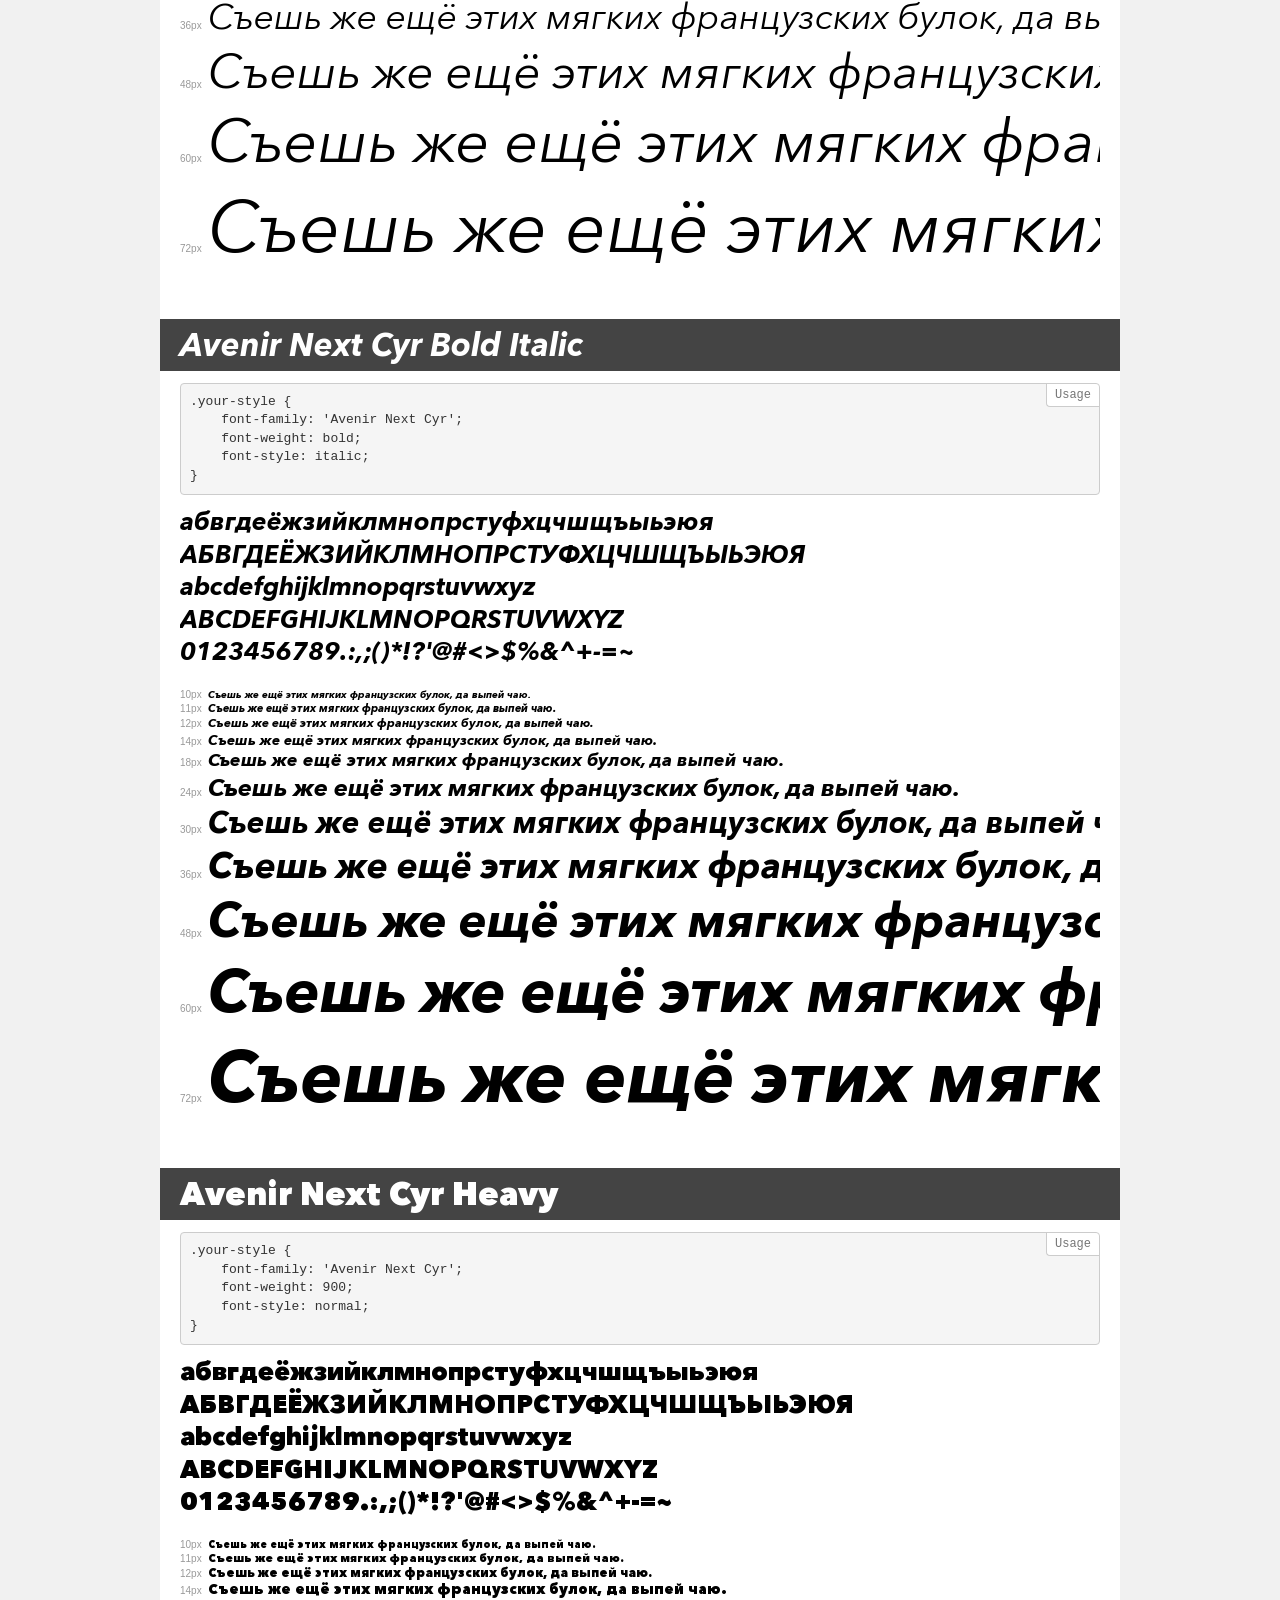
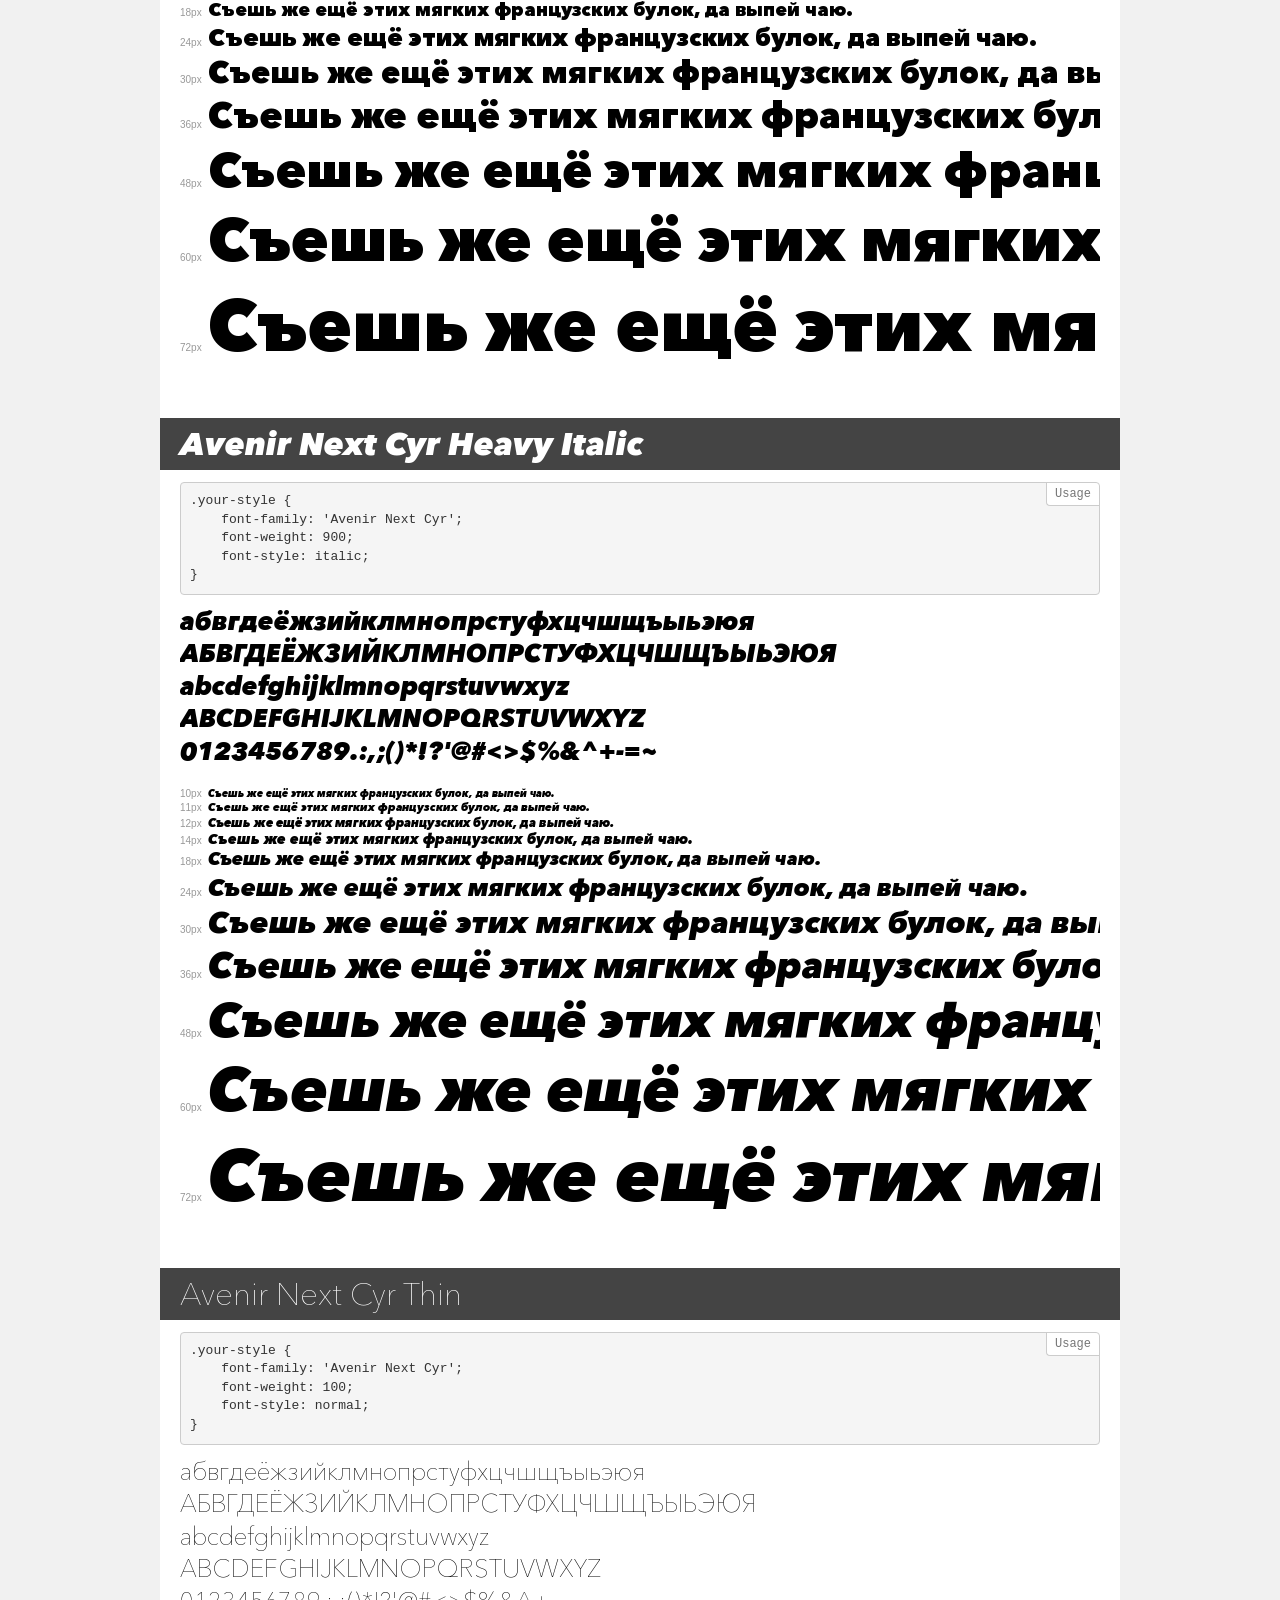
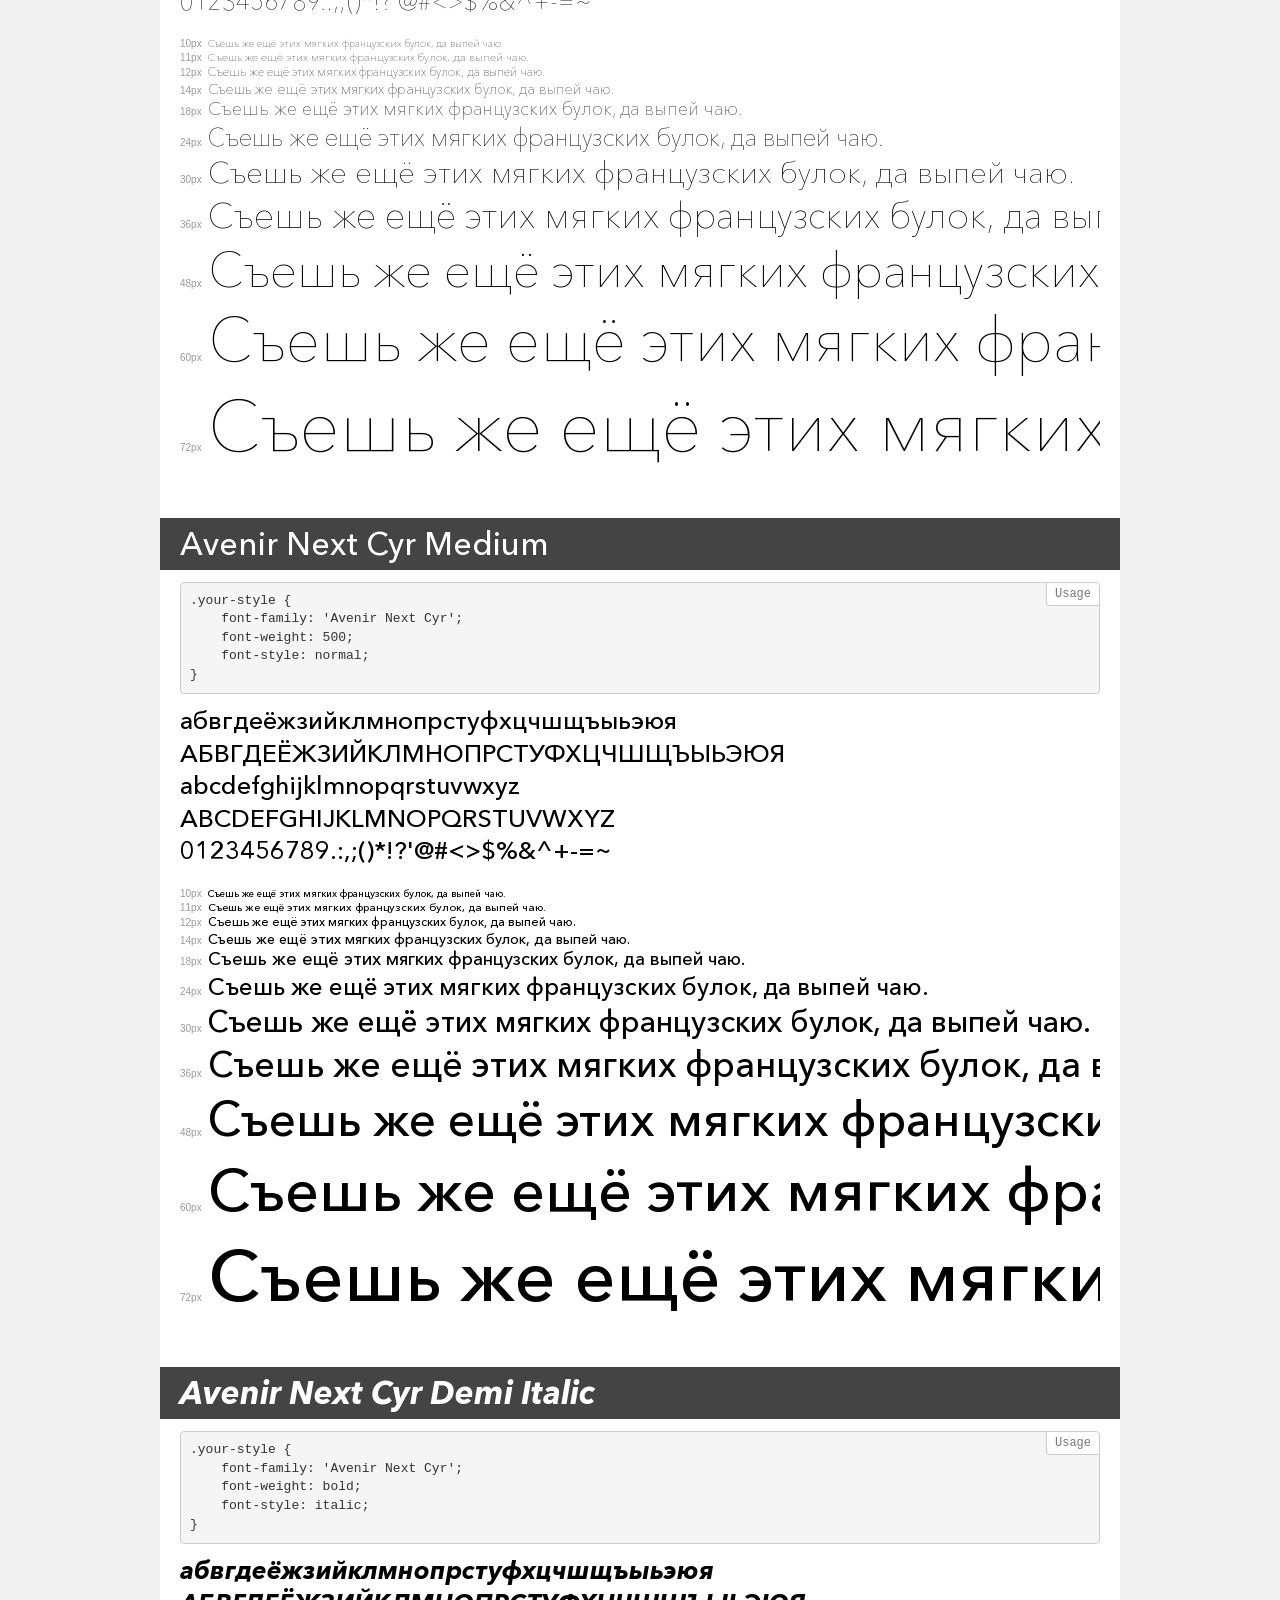
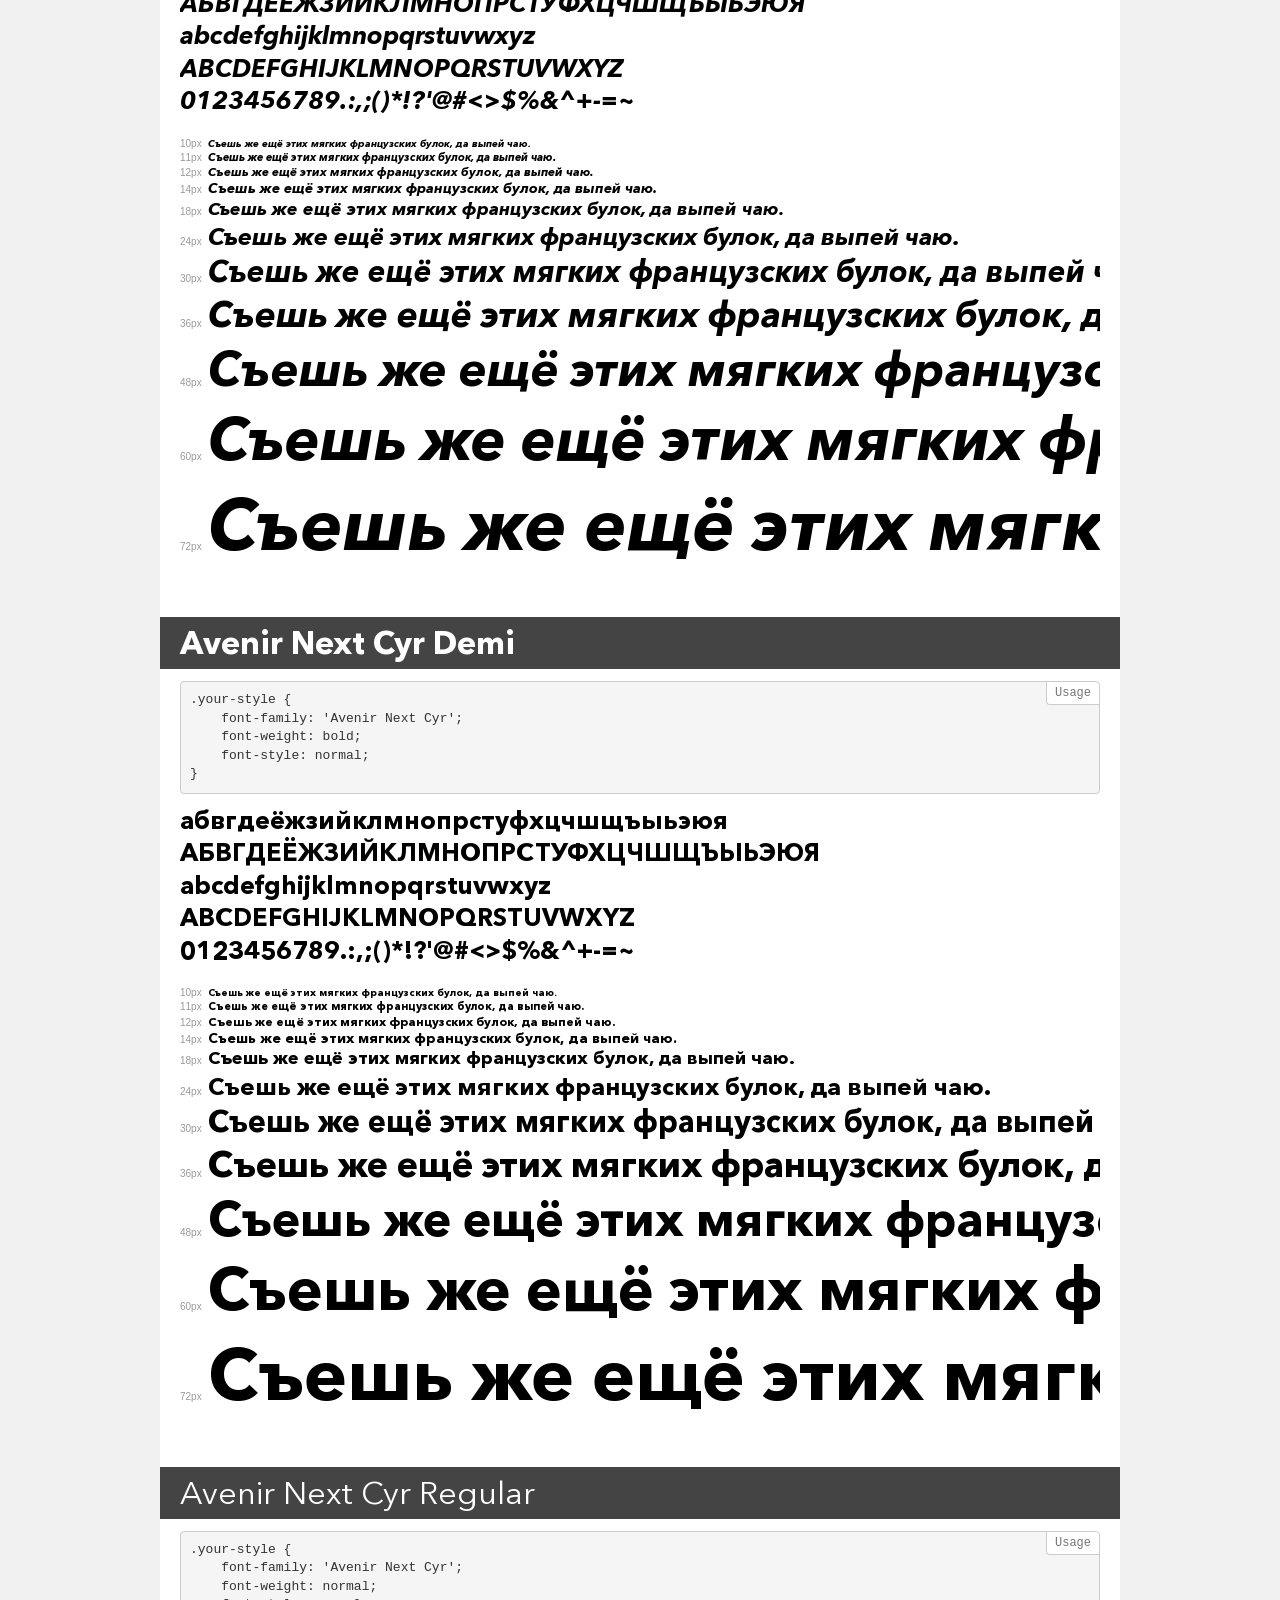
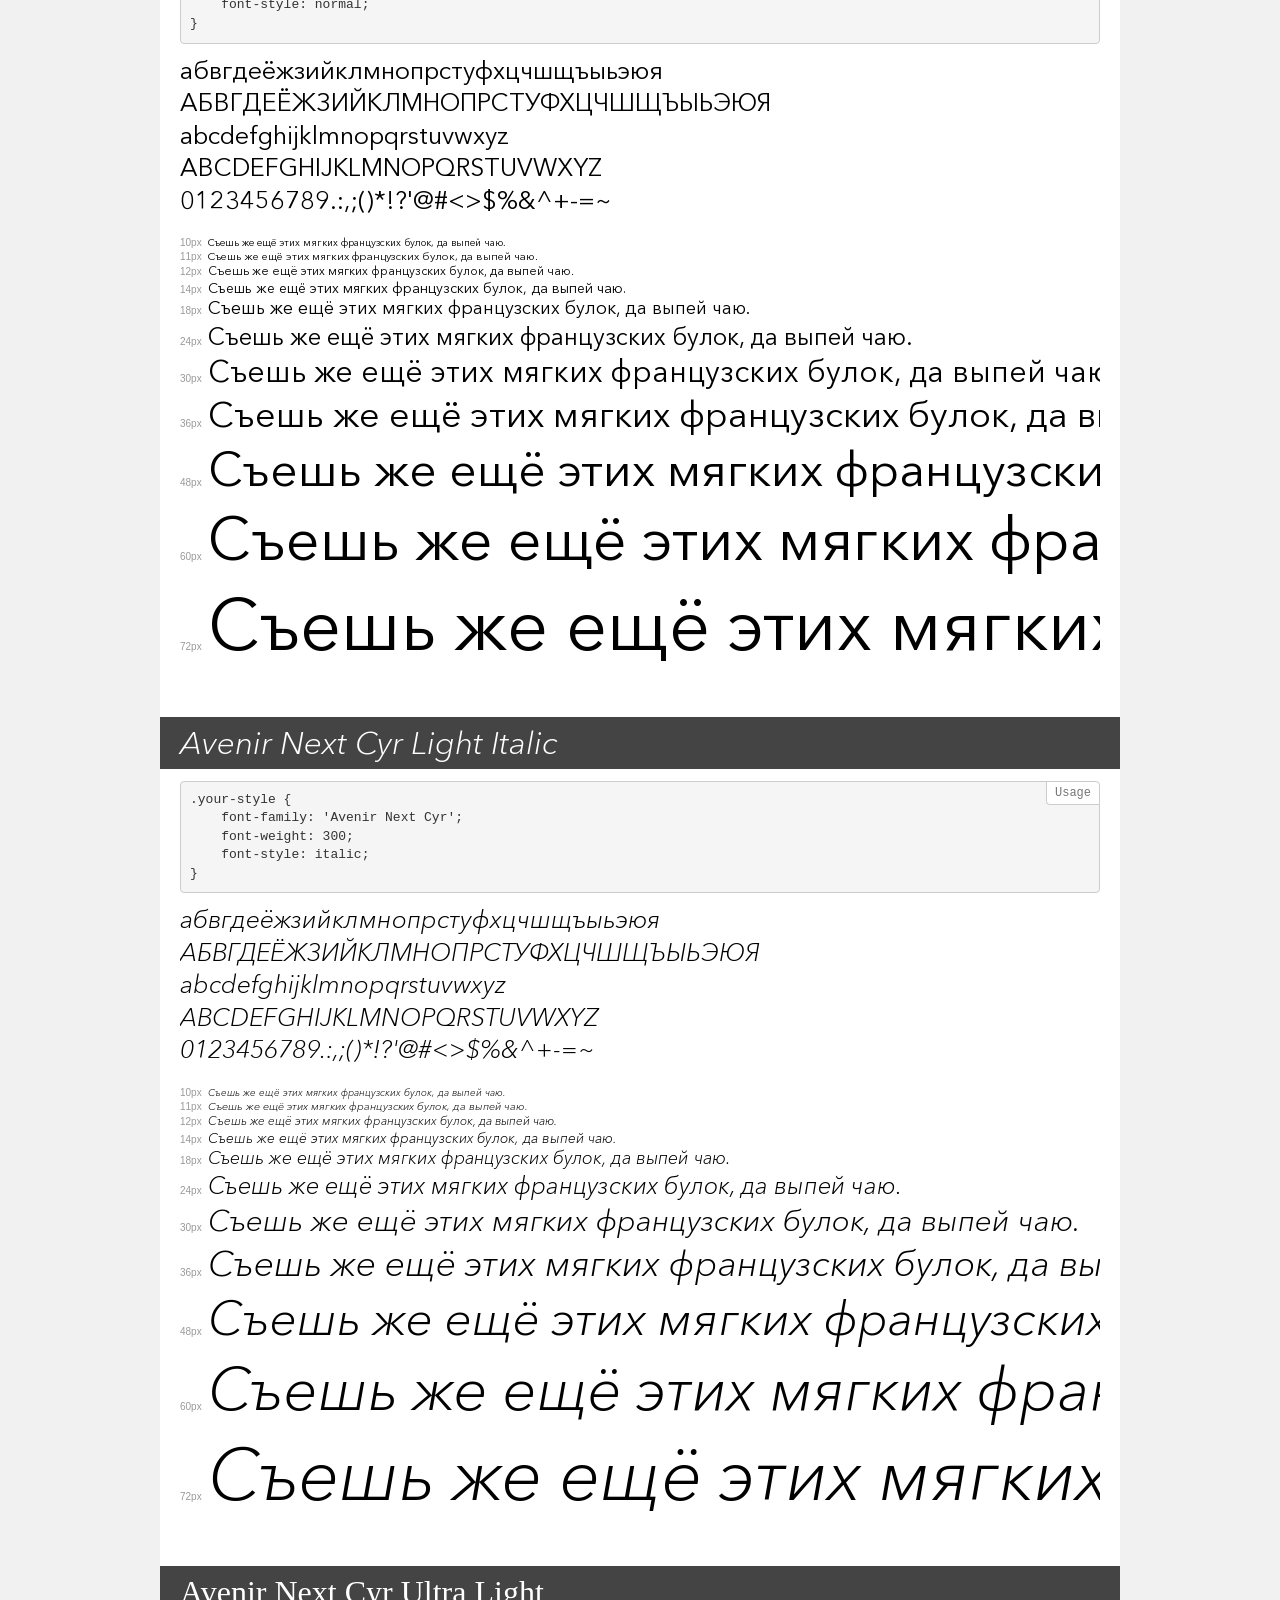
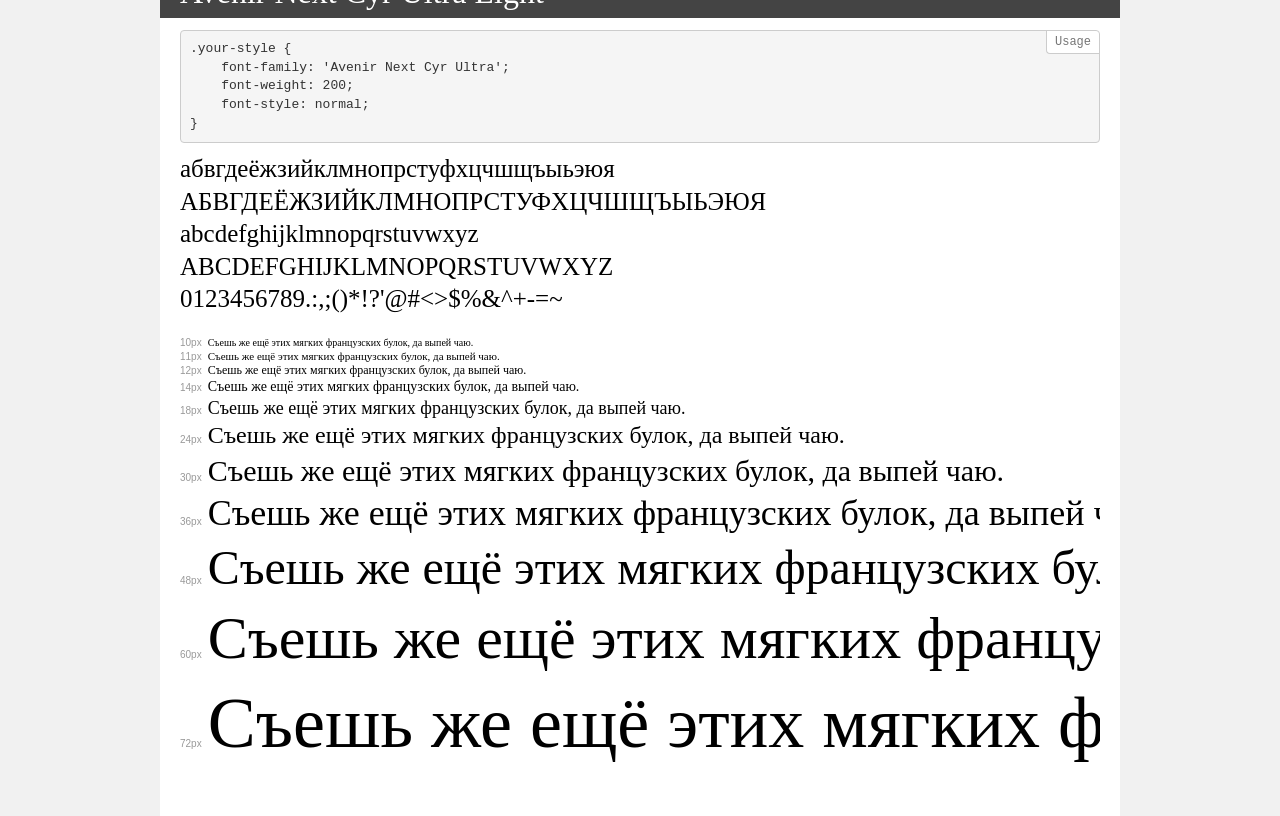
<file: docs/fonts/avenir-next/demo.html>
<!DOCTYPE html>
<html>
<head>
    <meta charset="utf-8">
    <meta http-equiv="X-UA-Compatible" content="IE=edge">
    <meta name="viewport" content="width=device-width, initial-scale=1">
    <meta name="robots" content="noindex, noarchive">
    <meta name="format-detection" content="telephone=no">
    <title>Transfonter demo</title>
    <link href="stylesheet.css" rel="stylesheet">
    <style>
        /*
        http://meyerweb.com/eric/tools/css/reset/
        v2.0 | 20110126
        License: none (public domain)
        */
        html, body, div, span, applet, object, iframe,
        h1, h2, h3, h4, h5, h6, p, blockquote, pre,
        a, abbr, acronym, address, big, cite, code,
        del, dfn, em, img, ins, kbd, q, s, samp,
        small, strike, strong, sub, sup, tt, var,
        b, u, i, center,
        dl, dt, dd, ol, ul, li,
        fieldset, form, label, legend,
        table, caption, tbody, tfoot, thead, tr, th, td,
        article, aside, canvas, details, embed,
        figure, figcaption, footer, header, hgroup,
        menu, nav, output, ruby, section, summary,
        time, mark, audio, video {
            margin: 0;
            padding: 0;
            border: 0;
            font-size: 100%;
            font: inherit;
            vertical-align: baseline;
        }
        /* HTML5 display-role reset for older browsers */
        article, aside, details, figcaption, figure,
        footer, header, hgroup, menu, nav, section {
            display: block;
        }
        body {
            line-height: 1;
        }
        ol, ul {
            list-style: none;
        }
        blockquote, q {
            quotes: none;
        }
        blockquote:before, blockquote:after,
        q:before, q:after {
            content: '';
            content: none;
        }
        table {
            border-collapse: collapse;
            border-spacing: 0;
        }
        /* common styles */
        body {
            background: #f1f1f1;
            color: #000;
        }
        .page {
            background: #fff;
            width: 920px;
            margin: 0 auto;
            padding: 20px 20px 0 20px;
            overflow: hidden;
        }
        .font-container {
            overflow-x: auto;
            overflow-y: hidden;
            margin-bottom: 40px;
            line-height: 1.3;
            white-space: nowrap;
            padding-bottom: 5px;
        }
        h1 {
            position: relative;
            background: #444;
            font-size: 32px;
            color: #fff;
            padding: 10px 20px;
            margin: 0 -20px 12px -20px;
        }
        .letters {
            font-size: 25px;
            margin-bottom: 20px;
        }
        .s10:before {
            content: '10px';
        }
        .s11:before {
            content: '11px';
        }
        .s12:before {
            content: '12px';
        }
        .s14:before {
            content: '14px';
        }
        .s18:before {
            content: '18px';
        }
        .s24:before {
            content: '24px';
        }
        .s30:before {
            content: '30px';
        }
        .s36:before {
            content: '36px';
        }
        .s48:before {
            content: '48px';
        }
        .s60:before {
            content: '60px';
        }
        .s72:before {
            content: '72px';
        }
        .s10:before, .s11:before, .s12:before, .s14:before,
        .s18:before, .s24:before, .s30:before, .s36:before,
        .s48:before, .s60:before, .s72:before {
            font-family: Arial, sans-serif;
            font-size: 10px;
            font-weight: normal;
            font-style: normal;
            color: #999;
            padding-right: 6px;
        }
        pre {
            display: block;
            position: relative;
            padding: 9px;
            margin: 0 0 10px;
            font-family: Monaco, Menlo, Consolas, "Courier New", monospace !important;
            font-size: 13px;
            line-height: 1.428571429;
            color: #333;
            font-weight: normal !important;
            font-style: normal !important;
            background-color: #f5f5f5;
            border: 1px solid #ccc;
            overflow-x: auto;
            border-radius: 4px;
        }
        pre:after {
            display: block;
            position: absolute;
            right: 0;
            top: 0;
            content: 'Usage';
            line-height: 1;
            padding: 5px 8px;
            font-size: 12px;
            color: #767676;
            background-color: #fff;
            border: 1px solid #ccc;
            border-right: none;
            border-top: none;
            border-radius: 0 4px 0 4px;
            z-index: 10;
        }
        /* responsive */
        @media (max-width: 959px) {
            .page {
                width: auto;
                margin: 0;
            }
        }
    </style>
</head>
<body>
<div class="page">
    <div class="demo" style="font-family: 'Avenir Next Cyr'; font-weight: bold; font-style: normal;">
        <h1>Avenir Next Cyr Bold</h1>
        <pre>.your-style {
    font-family: 'Avenir Next Cyr';
    font-weight: bold;
    font-style: normal;
}</pre>
        <div class="font-container">
            <p class="letters">
                абвгдеёжзийклмнопрстуфхцчшщъыьэюя<br>
АБВГДЕЁЖЗИЙКЛМНОПРСТУФХЦЧШЩЪЫЬЭЮЯ<br>
abcdefghijklmnopqrstuvwxyz<br>
ABCDEFGHIJKLMNOPQRSTUVWXYZ<br>
                0123456789.:,;()*!?'@#<>$%&^+-=~
            </p>
            <p class="s10" style="font-size: 10px;">Съешь же ещё этих мягких французских булок, да выпей чаю.</p>
            <p class="s11" style="font-size: 11px;">Съешь же ещё этих мягких французских булок, да выпей чаю.</p>
            <p class="s12" style="font-size: 12px;">Съешь же ещё этих мягких французских булок, да выпей чаю.</p>
            <p class="s14" style="font-size: 14px;">Съешь же ещё этих мягких французских булок, да выпей чаю.</p>
            <p class="s18" style="font-size: 18px;">Съешь же ещё этих мягких французских булок, да выпей чаю.</p>
            <p class="s24" style="font-size: 24px;">Съешь же ещё этих мягких французских булок, да выпей чаю.</p>
            <p class="s30" style="font-size: 30px;">Съешь же ещё этих мягких французских булок, да выпей чаю.</p>
            <p class="s36" style="font-size: 36px;">Съешь же ещё этих мягких французских булок, да выпей чаю.</p>
            <p class="s48" style="font-size: 48px;">Съешь же ещё этих мягких французских булок, да выпей чаю.</p>
            <p class="s60" style="font-size: 60px;">Съешь же ещё этих мягких французских булок, да выпей чаю.</p>
            <p class="s72" style="font-size: 72px;">Съешь же ещё этих мягких французских булок, да выпей чаю.</p>
        </div>
    </div>
    <div class="demo" style="font-family: 'Avenir Next Cyr'; font-weight: 100; font-style: italic;">
        <h1>Avenir Next Cyr Thin Italic</h1>
        <pre>.your-style {
    font-family: 'Avenir Next Cyr';
    font-weight: 100;
    font-style: italic;
}</pre>
        <div class="font-container">
            <p class="letters">
                абвгдеёжзийклмнопрстуфхцчшщъыьэюя<br>
АБВГДЕЁЖЗИЙКЛМНОПРСТУФХЦЧШЩЪЫЬЭЮЯ<br>
abcdefghijklmnopqrstuvwxyz<br>
ABCDEFGHIJKLMNOPQRSTUVWXYZ<br>
                0123456789.:,;()*!?'@#<>$%&^+-=~
            </p>
            <p class="s10" style="font-size: 10px;">Съешь же ещё этих мягких французских булок, да выпей чаю.</p>
            <p class="s11" style="font-size: 11px;">Съешь же ещё этих мягких французских булок, да выпей чаю.</p>
            <p class="s12" style="font-size: 12px;">Съешь же ещё этих мягких французских булок, да выпей чаю.</p>
            <p class="s14" style="font-size: 14px;">Съешь же ещё этих мягких французских булок, да выпей чаю.</p>
            <p class="s18" style="font-size: 18px;">Съешь же ещё этих мягких французских булок, да выпей чаю.</p>
            <p class="s24" style="font-size: 24px;">Съешь же ещё этих мягких французских булок, да выпей чаю.</p>
            <p class="s30" style="font-size: 30px;">Съешь же ещё этих мягких французских булок, да выпей чаю.</p>
            <p class="s36" style="font-size: 36px;">Съешь же ещё этих мягких французских булок, да выпей чаю.</p>
            <p class="s48" style="font-size: 48px;">Съешь же ещё этих мягких французских булок, да выпей чаю.</p>
            <p class="s60" style="font-size: 60px;">Съешь же ещё этих мягких французских булок, да выпей чаю.</p>
            <p class="s72" style="font-size: 72px;">Съешь же ещё этих мягких французских булок, да выпей чаю.</p>
        </div>
    </div>
    <div class="demo" style="font-family: 'Avenir Next Cyr'; font-weight: 500; font-style: italic;">
        <h1>Avenir Next Cyr Medium Italic</h1>
        <pre>.your-style {
    font-family: 'Avenir Next Cyr';
    font-weight: 500;
    font-style: italic;
}</pre>
        <div class="font-container">
            <p class="letters">
                абвгдеёжзийклмнопрстуфхцчшщъыьэюя<br>
АБВГДЕЁЖЗИЙКЛМНОПРСТУФХЦЧШЩЪЫЬЭЮЯ<br>
abcdefghijklmnopqrstuvwxyz<br>
ABCDEFGHIJKLMNOPQRSTUVWXYZ<br>
                0123456789.:,;()*!?'@#<>$%&^+-=~
            </p>
            <p class="s10" style="font-size: 10px;">Съешь же ещё этих мягких французских булок, да выпей чаю.</p>
            <p class="s11" style="font-size: 11px;">Съешь же ещё этих мягких французских булок, да выпей чаю.</p>
            <p class="s12" style="font-size: 12px;">Съешь же ещё этих мягких французских булок, да выпей чаю.</p>
            <p class="s14" style="font-size: 14px;">Съешь же ещё этих мягких французских булок, да выпей чаю.</p>
            <p class="s18" style="font-size: 18px;">Съешь же ещё этих мягких французских булок, да выпей чаю.</p>
            <p class="s24" style="font-size: 24px;">Съешь же ещё этих мягких французских булок, да выпей чаю.</p>
            <p class="s30" style="font-size: 30px;">Съешь же ещё этих мягких французских булок, да выпей чаю.</p>
            <p class="s36" style="font-size: 36px;">Съешь же ещё этих мягких французских булок, да выпей чаю.</p>
            <p class="s48" style="font-size: 48px;">Съешь же ещё этих мягких французских булок, да выпей чаю.</p>
            <p class="s60" style="font-size: 60px;">Съешь же ещё этих мягких французских булок, да выпей чаю.</p>
            <p class="s72" style="font-size: 72px;">Съешь же ещё этих мягких французских булок, да выпей чаю.</p>
        </div>
    </div>
    <div class="demo" style="font-family: 'Avenir Next Cyr Ultra'; font-weight: 200; font-style: italic;">
        <h1>Avenir Next Cyr Ultra Light Italic</h1>
        <pre>.your-style {
    font-family: 'Avenir Next Cyr Ultra';
    font-weight: 200;
    font-style: italic;
}</pre>
        <div class="font-container">
            <p class="letters">
                абвгдеёжзийклмнопрстуфхцчшщъыьэюя<br>
АБВГДЕЁЖЗИЙКЛМНОПРСТУФХЦЧШЩЪЫЬЭЮЯ<br>
abcdefghijklmnopqrstuvwxyz<br>
ABCDEFGHIJKLMNOPQRSTUVWXYZ<br>
                0123456789.:,;()*!?'@#<>$%&^+-=~
            </p>
            <p class="s10" style="font-size: 10px;">Съешь же ещё этих мягких французских булок, да выпей чаю.</p>
            <p class="s11" style="font-size: 11px;">Съешь же ещё этих мягких французских булок, да выпей чаю.</p>
            <p class="s12" style="font-size: 12px;">Съешь же ещё этих мягких французских булок, да выпей чаю.</p>
            <p class="s14" style="font-size: 14px;">Съешь же ещё этих мягких французских булок, да выпей чаю.</p>
            <p class="s18" style="font-size: 18px;">Съешь же ещё этих мягких французских булок, да выпей чаю.</p>
            <p class="s24" style="font-size: 24px;">Съешь же ещё этих мягких французских булок, да выпей чаю.</p>
            <p class="s30" style="font-size: 30px;">Съешь же ещё этих мягких французских булок, да выпей чаю.</p>
            <p class="s36" style="font-size: 36px;">Съешь же ещё этих мягких французских булок, да выпей чаю.</p>
            <p class="s48" style="font-size: 48px;">Съешь же ещё этих мягких французских булок, да выпей чаю.</p>
            <p class="s60" style="font-size: 60px;">Съешь же ещё этих мягких французских булок, да выпей чаю.</p>
            <p class="s72" style="font-size: 72px;">Съешь же ещё этих мягких французских булок, да выпей чаю.</p>
        </div>
    </div>
    <div class="demo" style="font-family: 'Avenir Next Cyr'; font-weight: 300; font-style: normal;">
        <h1>Avenir Next Cyr Light</h1>
        <pre>.your-style {
    font-family: 'Avenir Next Cyr';
    font-weight: 300;
    font-style: normal;
}</pre>
        <div class="font-container">
            <p class="letters">
                абвгдеёжзийклмнопрстуфхцчшщъыьэюя<br>
АБВГДЕЁЖЗИЙКЛМНОПРСТУФХЦЧШЩЪЫЬЭЮЯ<br>
abcdefghijklmnopqrstuvwxyz<br>
ABCDEFGHIJKLMNOPQRSTUVWXYZ<br>
                0123456789.:,;()*!?'@#<>$%&^+-=~
            </p>
            <p class="s10" style="font-size: 10px;">Съешь же ещё этих мягких французских булок, да выпей чаю.</p>
            <p class="s11" style="font-size: 11px;">Съешь же ещё этих мягких французских булок, да выпей чаю.</p>
            <p class="s12" style="font-size: 12px;">Съешь же ещё этих мягких французских булок, да выпей чаю.</p>
            <p class="s14" style="font-size: 14px;">Съешь же ещё этих мягких французских булок, да выпей чаю.</p>
            <p class="s18" style="font-size: 18px;">Съешь же ещё этих мягких французских булок, да выпей чаю.</p>
            <p class="s24" style="font-size: 24px;">Съешь же ещё этих мягких французских булок, да выпей чаю.</p>
            <p class="s30" style="font-size: 30px;">Съешь же ещё этих мягких французских булок, да выпей чаю.</p>
            <p class="s36" style="font-size: 36px;">Съешь же ещё этих мягких французских булок, да выпей чаю.</p>
            <p class="s48" style="font-size: 48px;">Съешь же ещё этих мягких французских булок, да выпей чаю.</p>
            <p class="s60" style="font-size: 60px;">Съешь же ещё этих мягких французских булок, да выпей чаю.</p>
            <p class="s72" style="font-size: 72px;">Съешь же ещё этих мягких французских булок, да выпей чаю.</p>
        </div>
    </div>
    <div class="demo" style="font-family: 'Avenir Next Cyr'; font-weight: normal; font-style: italic;">
        <h1>Avenir Next Cyr Italic</h1>
        <pre>.your-style {
    font-family: 'Avenir Next Cyr';
    font-weight: normal;
    font-style: italic;
}</pre>
        <div class="font-container">
            <p class="letters">
                абвгдеёжзийклмнопрстуфхцчшщъыьэюя<br>
АБВГДЕЁЖЗИЙКЛМНОПРСТУФХЦЧШЩЪЫЬЭЮЯ<br>
abcdefghijklmnopqrstuvwxyz<br>
ABCDEFGHIJKLMNOPQRSTUVWXYZ<br>
                0123456789.:,;()*!?'@#<>$%&^+-=~
            </p>
            <p class="s10" style="font-size: 10px;">Съешь же ещё этих мягких французских булок, да выпей чаю.</p>
            <p class="s11" style="font-size: 11px;">Съешь же ещё этих мягких французских булок, да выпей чаю.</p>
            <p class="s12" style="font-size: 12px;">Съешь же ещё этих мягких французских булок, да выпей чаю.</p>
            <p class="s14" style="font-size: 14px;">Съешь же ещё этих мягких французских булок, да выпей чаю.</p>
            <p class="s18" style="font-size: 18px;">Съешь же ещё этих мягких французских булок, да выпей чаю.</p>
            <p class="s24" style="font-size: 24px;">Съешь же ещё этих мягких французских булок, да выпей чаю.</p>
            <p class="s30" style="font-size: 30px;">Съешь же ещё этих мягких французских булок, да выпей чаю.</p>
            <p class="s36" style="font-size: 36px;">Съешь же ещё этих мягких французских булок, да выпей чаю.</p>
            <p class="s48" style="font-size: 48px;">Съешь же ещё этих мягких французских булок, да выпей чаю.</p>
            <p class="s60" style="font-size: 60px;">Съешь же ещё этих мягких французских булок, да выпей чаю.</p>
            <p class="s72" style="font-size: 72px;">Съешь же ещё этих мягких французских булок, да выпей чаю.</p>
        </div>
    </div>
    <div class="demo" style="font-family: 'Avenir Next Cyr'; font-weight: bold; font-style: italic;">
        <h1>Avenir Next Cyr Bold Italic</h1>
        <pre>.your-style {
    font-family: 'Avenir Next Cyr';
    font-weight: bold;
    font-style: italic;
}</pre>
        <div class="font-container">
            <p class="letters">
                абвгдеёжзийклмнопрстуфхцчшщъыьэюя<br>
АБВГДЕЁЖЗИЙКЛМНОПРСТУФХЦЧШЩЪЫЬЭЮЯ<br>
abcdefghijklmnopqrstuvwxyz<br>
ABCDEFGHIJKLMNOPQRSTUVWXYZ<br>
                0123456789.:,;()*!?'@#<>$%&^+-=~
            </p>
            <p class="s10" style="font-size: 10px;">Съешь же ещё этих мягких французских булок, да выпей чаю.</p>
            <p class="s11" style="font-size: 11px;">Съешь же ещё этих мягких французских булок, да выпей чаю.</p>
            <p class="s12" style="font-size: 12px;">Съешь же ещё этих мягких французских булок, да выпей чаю.</p>
            <p class="s14" style="font-size: 14px;">Съешь же ещё этих мягких французских булок, да выпей чаю.</p>
            <p class="s18" style="font-size: 18px;">Съешь же ещё этих мягких французских булок, да выпей чаю.</p>
            <p class="s24" style="font-size: 24px;">Съешь же ещё этих мягких французских булок, да выпей чаю.</p>
            <p class="s30" style="font-size: 30px;">Съешь же ещё этих мягких французских булок, да выпей чаю.</p>
            <p class="s36" style="font-size: 36px;">Съешь же ещё этих мягких французских булок, да выпей чаю.</p>
            <p class="s48" style="font-size: 48px;">Съешь же ещё этих мягких французских булок, да выпей чаю.</p>
            <p class="s60" style="font-size: 60px;">Съешь же ещё этих мягких французских булок, да выпей чаю.</p>
            <p class="s72" style="font-size: 72px;">Съешь же ещё этих мягких французских булок, да выпей чаю.</p>
        </div>
    </div>
    <div class="demo" style="font-family: 'Avenir Next Cyr'; font-weight: 900; font-style: normal;">
        <h1>Avenir Next Cyr Heavy</h1>
        <pre>.your-style {
    font-family: 'Avenir Next Cyr';
    font-weight: 900;
    font-style: normal;
}</pre>
        <div class="font-container">
            <p class="letters">
                абвгдеёжзийклмнопрстуфхцчшщъыьэюя<br>
АБВГДЕЁЖЗИЙКЛМНОПРСТУФХЦЧШЩЪЫЬЭЮЯ<br>
abcdefghijklmnopqrstuvwxyz<br>
ABCDEFGHIJKLMNOPQRSTUVWXYZ<br>
                0123456789.:,;()*!?'@#<>$%&^+-=~
            </p>
            <p class="s10" style="font-size: 10px;">Съешь же ещё этих мягких французских булок, да выпей чаю.</p>
            <p class="s11" style="font-size: 11px;">Съешь же ещё этих мягких французских булок, да выпей чаю.</p>
            <p class="s12" style="font-size: 12px;">Съешь же ещё этих мягких французских булок, да выпей чаю.</p>
            <p class="s14" style="font-size: 14px;">Съешь же ещё этих мягких французских булок, да выпей чаю.</p>
            <p class="s18" style="font-size: 18px;">Съешь же ещё этих мягких французских булок, да выпей чаю.</p>
            <p class="s24" style="font-size: 24px;">Съешь же ещё этих мягких французских булок, да выпей чаю.</p>
            <p class="s30" style="font-size: 30px;">Съешь же ещё этих мягких французских булок, да выпей чаю.</p>
            <p class="s36" style="font-size: 36px;">Съешь же ещё этих мягких французских булок, да выпей чаю.</p>
            <p class="s48" style="font-size: 48px;">Съешь же ещё этих мягких французских булок, да выпей чаю.</p>
            <p class="s60" style="font-size: 60px;">Съешь же ещё этих мягких французских булок, да выпей чаю.</p>
            <p class="s72" style="font-size: 72px;">Съешь же ещё этих мягких французских булок, да выпей чаю.</p>
        </div>
    </div>
    <div class="demo" style="font-family: 'Avenir Next Cyr'; font-weight: 900; font-style: italic;">
        <h1>Avenir Next Cyr Heavy Italic</h1>
        <pre>.your-style {
    font-family: 'Avenir Next Cyr';
    font-weight: 900;
    font-style: italic;
}</pre>
        <div class="font-container">
            <p class="letters">
                абвгдеёжзийклмнопрстуфхцчшщъыьэюя<br>
АБВГДЕЁЖЗИЙКЛМНОПРСТУФХЦЧШЩЪЫЬЭЮЯ<br>
abcdefghijklmnopqrstuvwxyz<br>
ABCDEFGHIJKLMNOPQRSTUVWXYZ<br>
                0123456789.:,;()*!?'@#<>$%&^+-=~
            </p>
            <p class="s10" style="font-size: 10px;">Съешь же ещё этих мягких французских булок, да выпей чаю.</p>
            <p class="s11" style="font-size: 11px;">Съешь же ещё этих мягких французских булок, да выпей чаю.</p>
            <p class="s12" style="font-size: 12px;">Съешь же ещё этих мягких французских булок, да выпей чаю.</p>
            <p class="s14" style="font-size: 14px;">Съешь же ещё этих мягких французских булок, да выпей чаю.</p>
            <p class="s18" style="font-size: 18px;">Съешь же ещё этих мягких французских булок, да выпей чаю.</p>
            <p class="s24" style="font-size: 24px;">Съешь же ещё этих мягких французских булок, да выпей чаю.</p>
            <p class="s30" style="font-size: 30px;">Съешь же ещё этих мягких французских булок, да выпей чаю.</p>
            <p class="s36" style="font-size: 36px;">Съешь же ещё этих мягких французских булок, да выпей чаю.</p>
            <p class="s48" style="font-size: 48px;">Съешь же ещё этих мягких французских булок, да выпей чаю.</p>
            <p class="s60" style="font-size: 60px;">Съешь же ещё этих мягких французских булок, да выпей чаю.</p>
            <p class="s72" style="font-size: 72px;">Съешь же ещё этих мягких французских булок, да выпей чаю.</p>
        </div>
    </div>
    <div class="demo" style="font-family: 'Avenir Next Cyr'; font-weight: 100; font-style: normal;">
        <h1>Avenir Next Cyr Thin</h1>
        <pre>.your-style {
    font-family: 'Avenir Next Cyr';
    font-weight: 100;
    font-style: normal;
}</pre>
        <div class="font-container">
            <p class="letters">
                абвгдеёжзийклмнопрстуфхцчшщъыьэюя<br>
АБВГДЕЁЖЗИЙКЛМНОПРСТУФХЦЧШЩЪЫЬЭЮЯ<br>
abcdefghijklmnopqrstuvwxyz<br>
ABCDEFGHIJKLMNOPQRSTUVWXYZ<br>
                0123456789.:,;()*!?'@#<>$%&^+-=~
            </p>
            <p class="s10" style="font-size: 10px;">Съешь же ещё этих мягких французских булок, да выпей чаю.</p>
            <p class="s11" style="font-size: 11px;">Съешь же ещё этих мягких французских булок, да выпей чаю.</p>
            <p class="s12" style="font-size: 12px;">Съешь же ещё этих мягких французских булок, да выпей чаю.</p>
            <p class="s14" style="font-size: 14px;">Съешь же ещё этих мягких французских булок, да выпей чаю.</p>
            <p class="s18" style="font-size: 18px;">Съешь же ещё этих мягких французских булок, да выпей чаю.</p>
            <p class="s24" style="font-size: 24px;">Съешь же ещё этих мягких французских булок, да выпей чаю.</p>
            <p class="s30" style="font-size: 30px;">Съешь же ещё этих мягких французских булок, да выпей чаю.</p>
            <p class="s36" style="font-size: 36px;">Съешь же ещё этих мягких французских булок, да выпей чаю.</p>
            <p class="s48" style="font-size: 48px;">Съешь же ещё этих мягких французских булок, да выпей чаю.</p>
            <p class="s60" style="font-size: 60px;">Съешь же ещё этих мягких французских булок, да выпей чаю.</p>
            <p class="s72" style="font-size: 72px;">Съешь же ещё этих мягких французских булок, да выпей чаю.</p>
        </div>
    </div>
    <div class="demo" style="font-family: 'Avenir Next Cyr'; font-weight: 500; font-style: normal;">
        <h1>Avenir Next Cyr Medium</h1>
        <pre>.your-style {
    font-family: 'Avenir Next Cyr';
    font-weight: 500;
    font-style: normal;
}</pre>
        <div class="font-container">
            <p class="letters">
                абвгдеёжзийклмнопрстуфхцчшщъыьэюя<br>
АБВГДЕЁЖЗИЙКЛМНОПРСТУФХЦЧШЩЪЫЬЭЮЯ<br>
abcdefghijklmnopqrstuvwxyz<br>
ABCDEFGHIJKLMNOPQRSTUVWXYZ<br>
                0123456789.:,;()*!?'@#<>$%&^+-=~
            </p>
            <p class="s10" style="font-size: 10px;">Съешь же ещё этих мягких французских булок, да выпей чаю.</p>
            <p class="s11" style="font-size: 11px;">Съешь же ещё этих мягких французских булок, да выпей чаю.</p>
            <p class="s12" style="font-size: 12px;">Съешь же ещё этих мягких французских булок, да выпей чаю.</p>
            <p class="s14" style="font-size: 14px;">Съешь же ещё этих мягких французских булок, да выпей чаю.</p>
            <p class="s18" style="font-size: 18px;">Съешь же ещё этих мягких французских булок, да выпей чаю.</p>
            <p class="s24" style="font-size: 24px;">Съешь же ещё этих мягких французских булок, да выпей чаю.</p>
            <p class="s30" style="font-size: 30px;">Съешь же ещё этих мягких французских булок, да выпей чаю.</p>
            <p class="s36" style="font-size: 36px;">Съешь же ещё этих мягких французских булок, да выпей чаю.</p>
            <p class="s48" style="font-size: 48px;">Съешь же ещё этих мягких французских булок, да выпей чаю.</p>
            <p class="s60" style="font-size: 60px;">Съешь же ещё этих мягких французских булок, да выпей чаю.</p>
            <p class="s72" style="font-size: 72px;">Съешь же ещё этих мягких французских булок, да выпей чаю.</p>
        </div>
    </div>
    <div class="demo" style="font-family: 'Avenir Next Cyr'; font-weight: bold; font-style: italic;">
        <h1>Avenir Next Cyr Demi Italic</h1>
        <pre>.your-style {
    font-family: 'Avenir Next Cyr';
    font-weight: bold;
    font-style: italic;
}</pre>
        <div class="font-container">
            <p class="letters">
                абвгдеёжзийклмнопрстуфхцчшщъыьэюя<br>
АБВГДЕЁЖЗИЙКЛМНОПРСТУФХЦЧШЩЪЫЬЭЮЯ<br>
abcdefghijklmnopqrstuvwxyz<br>
ABCDEFGHIJKLMNOPQRSTUVWXYZ<br>
                0123456789.:,;()*!?'@#<>$%&^+-=~
            </p>
            <p class="s10" style="font-size: 10px;">Съешь же ещё этих мягких французских булок, да выпей чаю.</p>
            <p class="s11" style="font-size: 11px;">Съешь же ещё этих мягких французских булок, да выпей чаю.</p>
            <p class="s12" style="font-size: 12px;">Съешь же ещё этих мягких французских булок, да выпей чаю.</p>
            <p class="s14" style="font-size: 14px;">Съешь же ещё этих мягких французских булок, да выпей чаю.</p>
            <p class="s18" style="font-size: 18px;">Съешь же ещё этих мягких французских булок, да выпей чаю.</p>
            <p class="s24" style="font-size: 24px;">Съешь же ещё этих мягких французских булок, да выпей чаю.</p>
            <p class="s30" style="font-size: 30px;">Съешь же ещё этих мягких французских булок, да выпей чаю.</p>
            <p class="s36" style="font-size: 36px;">Съешь же ещё этих мягких французских булок, да выпей чаю.</p>
            <p class="s48" style="font-size: 48px;">Съешь же ещё этих мягких французских булок, да выпей чаю.</p>
            <p class="s60" style="font-size: 60px;">Съешь же ещё этих мягких французских булок, да выпей чаю.</p>
            <p class="s72" style="font-size: 72px;">Съешь же ещё этих мягких французских булок, да выпей чаю.</p>
        </div>
    </div>
    <div class="demo" style="font-family: 'Avenir Next Cyr'; font-weight: bold; font-style: normal;">
        <h1>Avenir Next Cyr Demi</h1>
        <pre>.your-style {
    font-family: 'Avenir Next Cyr';
    font-weight: bold;
    font-style: normal;
}</pre>
        <div class="font-container">
            <p class="letters">
                абвгдеёжзийклмнопрстуфхцчшщъыьэюя<br>
АБВГДЕЁЖЗИЙКЛМНОПРСТУФХЦЧШЩЪЫЬЭЮЯ<br>
abcdefghijklmnopqrstuvwxyz<br>
ABCDEFGHIJKLMNOPQRSTUVWXYZ<br>
                0123456789.:,;()*!?'@#<>$%&^+-=~
            </p>
            <p class="s10" style="font-size: 10px;">Съешь же ещё этих мягких французских булок, да выпей чаю.</p>
            <p class="s11" style="font-size: 11px;">Съешь же ещё этих мягких французских булок, да выпей чаю.</p>
            <p class="s12" style="font-size: 12px;">Съешь же ещё этих мягких французских булок, да выпей чаю.</p>
            <p class="s14" style="font-size: 14px;">Съешь же ещё этих мягких французских булок, да выпей чаю.</p>
            <p class="s18" style="font-size: 18px;">Съешь же ещё этих мягких французских булок, да выпей чаю.</p>
            <p class="s24" style="font-size: 24px;">Съешь же ещё этих мягких французских булок, да выпей чаю.</p>
            <p class="s30" style="font-size: 30px;">Съешь же ещё этих мягких французских булок, да выпей чаю.</p>
            <p class="s36" style="font-size: 36px;">Съешь же ещё этих мягких французских булок, да выпей чаю.</p>
            <p class="s48" style="font-size: 48px;">Съешь же ещё этих мягких французских булок, да выпей чаю.</p>
            <p class="s60" style="font-size: 60px;">Съешь же ещё этих мягких французских булок, да выпей чаю.</p>
            <p class="s72" style="font-size: 72px;">Съешь же ещё этих мягких французских булок, да выпей чаю.</p>
        </div>
    </div>
    <div class="demo" style="font-family: 'Avenir Next Cyr'; font-weight: normal; font-style: normal;">
        <h1>Avenir Next Cyr Regular</h1>
        <pre>.your-style {
    font-family: 'Avenir Next Cyr';
    font-weight: normal;
    font-style: normal;
}</pre>
        <div class="font-container">
            <p class="letters">
                абвгдеёжзийклмнопрстуфхцчшщъыьэюя<br>
АБВГДЕЁЖЗИЙКЛМНОПРСТУФХЦЧШЩЪЫЬЭЮЯ<br>
abcdefghijklmnopqrstuvwxyz<br>
ABCDEFGHIJKLMNOPQRSTUVWXYZ<br>
                0123456789.:,;()*!?'@#<>$%&^+-=~
            </p>
            <p class="s10" style="font-size: 10px;">Съешь же ещё этих мягких французских булок, да выпей чаю.</p>
            <p class="s11" style="font-size: 11px;">Съешь же ещё этих мягких французских булок, да выпей чаю.</p>
            <p class="s12" style="font-size: 12px;">Съешь же ещё этих мягких французских булок, да выпей чаю.</p>
            <p class="s14" style="font-size: 14px;">Съешь же ещё этих мягких французских булок, да выпей чаю.</p>
            <p class="s18" style="font-size: 18px;">Съешь же ещё этих мягких французских булок, да выпей чаю.</p>
            <p class="s24" style="font-size: 24px;">Съешь же ещё этих мягких французских булок, да выпей чаю.</p>
            <p class="s30" style="font-size: 30px;">Съешь же ещё этих мягких французских булок, да выпей чаю.</p>
            <p class="s36" style="font-size: 36px;">Съешь же ещё этих мягких французских булок, да выпей чаю.</p>
            <p class="s48" style="font-size: 48px;">Съешь же ещё этих мягких французских булок, да выпей чаю.</p>
            <p class="s60" style="font-size: 60px;">Съешь же ещё этих мягких французских булок, да выпей чаю.</p>
            <p class="s72" style="font-size: 72px;">Съешь же ещё этих мягких французских булок, да выпей чаю.</p>
        </div>
    </div>
    <div class="demo" style="font-family: 'Avenir Next Cyr'; font-weight: 300; font-style: italic;">
        <h1>Avenir Next Cyr Light Italic</h1>
        <pre>.your-style {
    font-family: 'Avenir Next Cyr';
    font-weight: 300;
    font-style: italic;
}</pre>
        <div class="font-container">
            <p class="letters">
                абвгдеёжзийклмнопрстуфхцчшщъыьэюя<br>
АБВГДЕЁЖЗИЙКЛМНОПРСТУФХЦЧШЩЪЫЬЭЮЯ<br>
abcdefghijklmnopqrstuvwxyz<br>
ABCDEFGHIJKLMNOPQRSTUVWXYZ<br>
                0123456789.:,;()*!?'@#<>$%&^+-=~
            </p>
            <p class="s10" style="font-size: 10px;">Съешь же ещё этих мягких французских булок, да выпей чаю.</p>
            <p class="s11" style="font-size: 11px;">Съешь же ещё этих мягких французских булок, да выпей чаю.</p>
            <p class="s12" style="font-size: 12px;">Съешь же ещё этих мягких французских булок, да выпей чаю.</p>
            <p class="s14" style="font-size: 14px;">Съешь же ещё этих мягких французских булок, да выпей чаю.</p>
            <p class="s18" style="font-size: 18px;">Съешь же ещё этих мягких французских булок, да выпей чаю.</p>
            <p class="s24" style="font-size: 24px;">Съешь же ещё этих мягких французских булок, да выпей чаю.</p>
            <p class="s30" style="font-size: 30px;">Съешь же ещё этих мягких французских булок, да выпей чаю.</p>
            <p class="s36" style="font-size: 36px;">Съешь же ещё этих мягких французских булок, да выпей чаю.</p>
            <p class="s48" style="font-size: 48px;">Съешь же ещё этих мягких французских булок, да выпей чаю.</p>
            <p class="s60" style="font-size: 60px;">Съешь же ещё этих мягких французских булок, да выпей чаю.</p>
            <p class="s72" style="font-size: 72px;">Съешь же ещё этих мягких французских булок, да выпей чаю.</p>
        </div>
    </div>
    <div class="demo" style="font-family: 'Avenir Next Cyr Ultra'; font-weight: 200; font-style: normal;">
        <h1>Avenir Next Cyr Ultra Light</h1>
        <pre>.your-style {
    font-family: 'Avenir Next Cyr Ultra';
    font-weight: 200;
    font-style: normal;
}</pre>
        <div class="font-container">
            <p class="letters">
                абвгдеёжзийклмнопрстуфхцчшщъыьэюя<br>
АБВГДЕЁЖЗИЙКЛМНОПРСТУФХЦЧШЩЪЫЬЭЮЯ<br>
abcdefghijklmnopqrstuvwxyz<br>
ABCDEFGHIJKLMNOPQRSTUVWXYZ<br>
                0123456789.:,;()*!?'@#<>$%&^+-=~
            </p>
            <p class="s10" style="font-size: 10px;">Съешь же ещё этих мягких французских булок, да выпей чаю.</p>
            <p class="s11" style="font-size: 11px;">Съешь же ещё этих мягких французских булок, да выпей чаю.</p>
            <p class="s12" style="font-size: 12px;">Съешь же ещё этих мягких французских булок, да выпей чаю.</p>
            <p class="s14" style="font-size: 14px;">Съешь же ещё этих мягких французских булок, да выпей чаю.</p>
            <p class="s18" style="font-size: 18px;">Съешь же ещё этих мягких французских булок, да выпей чаю.</p>
            <p class="s24" style="font-size: 24px;">Съешь же ещё этих мягких французских булок, да выпей чаю.</p>
            <p class="s30" style="font-size: 30px;">Съешь же ещё этих мягких французских булок, да выпей чаю.</p>
            <p class="s36" style="font-size: 36px;">Съешь же ещё этих мягких французских булок, да выпей чаю.</p>
            <p class="s48" style="font-size: 48px;">Съешь же ещё этих мягких французских булок, да выпей чаю.</p>
            <p class="s60" style="font-size: 60px;">Съешь же ещё этих мягких французских булок, да выпей чаю.</p>
            <p class="s72" style="font-size: 72px;">Съешь же ещё этих мягких французских булок, да выпей чаю.</p>
        </div>
    </div>
</div>
</body>
</html>
</file>
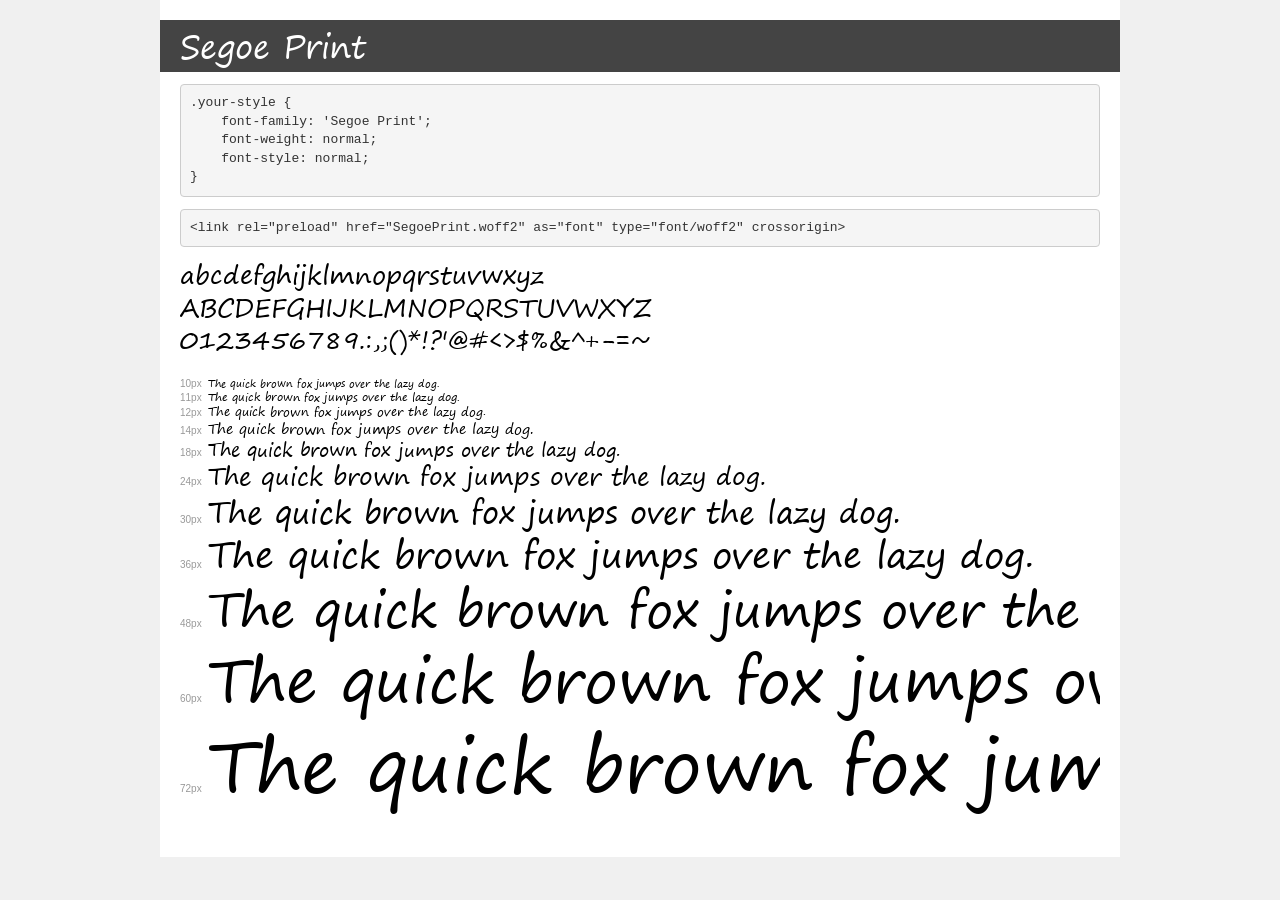
<file: docs/fonts/segoe-print/demo.html>
<!DOCTYPE html>
<html lang="en">
<head>
    <meta charset="utf-8">
    <meta http-equiv="X-UA-Compatible" content="IE=edge">
    <meta name="viewport" content="width=device-width, initial-scale=1">
    <meta name="robots" content="noindex, noarchive">
    <meta name="format-detection" content="telephone=no">
    <title>Transfonter demo</title>
    <link href="stylesheet.css" rel="stylesheet">
    <style>
        /*
        http://meyerweb.com/eric/tools/css/reset/
        v2.0 | 20110126
        License: none (public domain)
        */
        html, body, div, span, applet, object, iframe,
        h1, h2, h3, h4, h5, h6, p, blockquote, pre,
        a, abbr, acronym, address, big, cite, code,
        del, dfn, em, img, ins, kbd, q, s, samp,
        small, strike, strong, sub, sup, tt, var,
        b, u, i, center,
        dl, dt, dd, ol, ul, li,
        fieldset, form, label, legend,
        table, caption, tbody, tfoot, thead, tr, th, td,
        article, aside, canvas, details, embed,
        figure, figcaption, footer, header, hgroup,
        menu, nav, output, ruby, section, summary,
        time, mark, audio, video {
            margin: 0;
            padding: 0;
            border: 0;
            font-size: 100%;
            font: inherit;
            vertical-align: baseline;
        }
        /* HTML5 display-role reset for older browsers */
        article, aside, details, figcaption, figure,
        footer, header, hgroup, menu, nav, section {
            display: block;
        }
        body {
            line-height: 1;
        }
        ol, ul {
            list-style: none;
        }
        blockquote, q {
            quotes: none;
        }
        blockquote:before, blockquote:after,
        q:before, q:after {
            content: '';
            content: none;
        }
        table {
            border-collapse: collapse;
            border-spacing: 0;
        }
        /* demo styles */
        body {
            background: #f0f0f0;
            color: #000;
        }
        .page {
            background: #fff;
            width: 920px;
            margin: 0 auto;
            padding: 20px 20px 0 20px;
            overflow: hidden;
        }
        .font-container {
            overflow-x: auto;
            overflow-y: hidden;
            margin-bottom: 40px;
            line-height: 1.3;
            white-space: nowrap;
            padding-bottom: 5px;
        }
        h1 {
            position: relative;
            background: #444;
            font-size: 32px;
            color: #fff;
            padding: 10px 20px;
            margin: 0 -20px 12px -20px;
        }
        .letters {
            font-size: 25px;
            margin-bottom: 20px;
        }
        .s10:before {
            content: '10px';
        }
        .s11:before {
            content: '11px';
        }
        .s12:before {
            content: '12px';
        }
        .s14:before {
            content: '14px';
        }
        .s18:before {
            content: '18px';
        }
        .s24:before {
            content: '24px';
        }
        .s30:before {
            content: '30px';
        }
        .s36:before {
            content: '36px';
        }
        .s48:before {
            content: '48px';
        }
        .s60:before {
            content: '60px';
        }
        .s72:before {
            content: '72px';
        }
        .s10:before, .s11:before, .s12:before, .s14:before,
        .s18:before, .s24:before, .s30:before, .s36:before,
        .s48:before, .s60:before, .s72:before {
            font-family: Arial, sans-serif;
            font-size: 10px;
            font-weight: normal;
            font-style: normal;
            color: #999;
            padding-right: 6px;
        }
        pre {
            display: block;
            padding: 9px;
            margin: 0 0 12px;
            font-family: Monaco, Menlo, Consolas, "Courier New", monospace;
            font-size: 13px;
            line-height: 1.428571429;
            color: #333;
            font-weight: normal;
            font-style: normal;
            background-color: #f5f5f5;
            border: 1px solid #ccc;
            overflow-x: auto;
            border-radius: 4px;
        }
        /* responsive */
        @media (max-width: 959px) {
            .page {
                width: auto;
                margin: 0;
            }
        }
    </style>
</head>
<body>
<div class="page">
    <div class="demo">
        <h1 style="font-family: 'Segoe Print'; font-weight: normal; font-style: normal;">Segoe Print</h1>
        <pre title="Usage">.your-style {
    font-family: 'Segoe Print';
    font-weight: normal;
    font-style: normal;
}</pre>
        <pre title="Preload (optional)">
&lt;link rel=&quot;preload&quot; href=&quot;SegoePrint.woff2&quot; as=&quot;font&quot; type=&quot;font/woff2&quot; crossorigin&gt;</pre>
        <div class="font-container" style="font-family: 'Segoe Print'; font-weight: normal; font-style: normal;">
            <p class="letters">
                abcdefghijklmnopqrstuvwxyz<br>
ABCDEFGHIJKLMNOPQRSTUVWXYZ<br>
                0123456789.:,;()*!?'@#&lt;&gt;$%&^+-=~
            </p>
            <p class="s10" style="font-size: 10px;">The quick brown fox jumps over the lazy dog.</p>
            <p class="s11" style="font-size: 11px;">The quick brown fox jumps over the lazy dog.</p>
            <p class="s12" style="font-size: 12px;">The quick brown fox jumps over the lazy dog.</p>
            <p class="s14" style="font-size: 14px;">The quick brown fox jumps over the lazy dog.</p>
            <p class="s18" style="font-size: 18px;">The quick brown fox jumps over the lazy dog.</p>
            <p class="s24" style="font-size: 24px;">The quick brown fox jumps over the lazy dog.</p>
            <p class="s30" style="font-size: 30px;">The quick brown fox jumps over the lazy dog.</p>
            <p class="s36" style="font-size: 36px;">The quick brown fox jumps over the lazy dog.</p>
            <p class="s48" style="font-size: 48px;">The quick brown fox jumps over the lazy dog.</p>
            <p class="s60" style="font-size: 60px;">The quick brown fox jumps over the lazy dog.</p>
            <p class="s72" style="font-size: 72px;">The quick brown fox jumps over the lazy dog.</p>
        </div>
    </div>

</div>
</body>
</html>
</file>
<file: docs/icons/style.css>
@font-face {
  font-family: 'icomoon';
  src:  url('fonts/icomoon.eot?cgyymw');
  src:  url('fonts/icomoon.eot?cgyymw#iefix') format('embedded-opentype'),
    url('fonts/icomoon.ttf?cgyymw') format('truetype'),
    url('fonts/icomoon.woff?cgyymw') format('woff'),
    url('fonts/icomoon.svg?cgyymw#icomoon') format('svg');
  font-weight: normal;
  font-style: normal;
  font-display: block;
}

[class^="icon-"], [class*=" icon-"] {
  /* use !important to prevent issues with browser extensions that change fonts */
  font-family: 'icomoon' !important;
  speak: never;
  font-style: normal;
  font-weight: normal;
  font-variant: normal;
  text-transform: none;
  line-height: 1;

  /* Better Font Rendering =========== */
  -webkit-font-smoothing: antialiased;
  -moz-osx-font-smoothing: grayscale;
}

.icon-huggingface:before {
  content: "\e005";
}
.icon-arxiv:before {
  content: "\e001";
}
.icon-paper:before {
  content: "\e000";
}
.icon-video:before {
  content: "\e003";
}
.icon-code:before {
  content: "\e002";
}
.icon-poster:before {
  content: "\e004";
}
</file>
<file: docs/fonts/avenir-next/stylesheet.css>
@font-face {
    font-family: 'Avenir Next Cyr';
    src: url('AvenirNextCyr-UltraLight.eot');
    src: local('Avenir Next Cyr Ultra Light'), local('AvenirNextCyr-UltraLight'),
        url('AvenirNextCyr-UltraLight.eot?#iefix') format('embedded-opentype'),
        url('AvenirNextCyr-UltraLight.woff2') format('woff2'),
        url('AvenirNextCyr-UltraLight.woff') format('woff'),
        url('AvenirNextCyr-UltraLight.ttf') format('truetype');
    font-weight: 100;
    font-style: normal;
}

@font-face {
    font-family: 'Avenir Next Cyr';
    src: url('AvenirNextCyr-UltraLightIt.eot');
    src: local('Avenir Next Cyr Ultra Light Italic'), local('AvenirNextCyr-UltraLightIt'),
        url('AvenirNextCyr-UltraLightIt.eot?#iefix') format('embedded-opentype'),
        url('AvenirNextCyr-UltraLightIt.woff2') format('woff2'),
        url('AvenirNextCyr-UltraLightIt.woff') format('woff'),
        url('AvenirNextCyr-UltraLightIt.ttf') format('truetype');
    font-weight: 100;
    font-style: italic;
}

@font-face {
    font-family: 'Avenir Next Cyr';
    src: url('AvenirNextCyr-Thin.eot');
    src: local('Avenir Next Cyr Thin'), local('AvenirNextCyr-Thin'),
        url('AvenirNextCyr-Thin.eot?#iefix') format('embedded-opentype'),
        url('AvenirNextCyr-Thin.woff2') format('woff2'),
        url('AvenirNextCyr-Thin.woff') format('woff'),
        url('AvenirNextCyr-Thin.ttf') format('truetype');
    font-weight: 200;
    font-style: normal;
}

@font-face {
    font-family: 'Avenir Next Cyr';
    src: url('AvenirNextCyr-ThinItalic.eot');
    src: local('Avenir Next Cyr Thin Italic'), local('AvenirNextCyr-ThinItalic'),
        url('AvenirNextCyr-ThinItalic.eot?#iefix') format('embedded-opentype'),
        url('AvenirNextCyr-ThinItalic.woff2') format('woff2'),
        url('AvenirNextCyr-ThinItalic.woff') format('woff'),
        url('AvenirNextCyr-ThinItalic.ttf') format('truetype');
    font-weight: 200;
    font-style: italic;
}

@font-face {
    font-family: 'Avenir Next Cyr';
    src: url('AvenirNextCyr-Light.eot');
    src: local('Avenir Next Cyr Light'), local('AvenirNextCyr-Light'),
        url('AvenirNextCyr-Light.eot?#iefix') format('embedded-opentype'),
        url('AvenirNextCyr-Light.woff2') format('woff2'),
        url('AvenirNextCyr-Light.woff') format('woff'),
        url('AvenirNextCyr-Light.ttf') format('truetype');
    font-weight: 300;
    font-style: normal;
}

@font-face {
    font-family: 'Avenir Next Cyr';
    src: url('AvenirNextCyr-LightItalic.eot');
    src: local('Avenir Next Cyr Light Italic'), local('AvenirNextCyr-LightItalic'),
        url('AvenirNextCyr-LightItalic.eot?#iefix') format('embedded-opentype'),
        url('AvenirNextCyr-LightItalic.woff2') format('woff2'),
        url('AvenirNextCyr-LightItalic.woff') format('woff'),
        url('AvenirNextCyr-LightItalic.ttf') format('truetype');
    font-weight: 300;
    font-style: italic;
}

@font-face {
    font-family: 'Avenir Next Cyr';
    src: url('AvenirNextCyr-Regular.eot');
    src: local('Avenir Next Cyr Regular'), local('AvenirNextCyr-Regular'),
        url('AvenirNextCyr-Regular.eot?#iefix') format('embedded-opentype'),
        url('AvenirNextCyr-Regular.woff2') format('woff2'),
        url('AvenirNextCyr-Regular.woff') format('woff'),
        url('AvenirNextCyr-Regular.ttf') format('truetype');
    font-weight: 400;
    font-style: normal;
}

@font-face {
    font-family: 'Avenir Next Cyr';
    src: url('AvenirNextCyr-Italic.eot');
    src: local('Avenir Next Cyr Italic'), local('AvenirNextCyr-Italic'),
        url('AvenirNextCyr-Italic.eot?#iefix') format('embedded-opentype'),
        url('AvenirNextCyr-Italic.woff2') format('woff2'),
        url('AvenirNextCyr-Italic.woff') format('woff'),
        url('AvenirNextCyr-Italic.ttf') format('truetype');
    font-weight: 400;
    font-style: italic;
}

@font-face {
    font-family: 'Avenir Next Cyr';
    src: url('AvenirNextCyr-Medium.eot');
    src: local('Avenir Next Cyr Medium'), local('AvenirNextCyr-Medium'),
        url('AvenirNextCyr-Medium.eot?#iefix') format('embedded-opentype'),
        url('AvenirNextCyr-Medium.woff2') format('woff2'),
        url('AvenirNextCyr-Medium.woff') format('woff'),
        url('AvenirNextCyr-Medium.ttf') format('truetype');
    font-weight: 500;
    font-style: normal;
}

@font-face {
    font-family: 'Avenir Next Cyr';
    src: url('AvenirNextCyr-MediumItalic.eot');
    src: local('Avenir Next Cyr Medium Italic'), local('AvenirNextCyr-MediumItalic'),
        url('AvenirNextCyr-MediumItalic.eot?#iefix') format('embedded-opentype'),
        url('AvenirNextCyr-MediumItalic.woff2') format('woff2'),
        url('AvenirNextCyr-MediumItalic.woff') format('woff'),
        url('AvenirNextCyr-MediumItalic.ttf') format('truetype');
    font-weight: 500;
    font-style: italic;
}

@font-face {
    font-family: 'Avenir Next Cyr';
    src: url('AvenirNextCyr-Demi.eot');
    src: local('Avenir Next Cyr Demi'), local('AvenirNextCyr-Demi'),
        url('AvenirNextCyr-Demi.eot?#iefix') format('embedded-opentype'),
        url('AvenirNextCyr-Demi.woff2') format('woff2'),
        url('AvenirNextCyr-Demi.woff') format('woff'),
        url('AvenirNextCyr-Demi.ttf') format('truetype');
    font-weight: 600;
    font-style: normal;
}

@font-face {
    font-family: 'Avenir Next Cyr';
    src: url('AvenirNextCyr-DemiItalic.eot');
    src: local('Avenir Next Cyr Demi Italic'), local('AvenirNextCyr-DemiItalic'),
        url('AvenirNextCyr-DemiItalic.eot?#iefix') format('embedded-opentype'),
        url('AvenirNextCyr-DemiItalic.woff2') format('woff2'),
        url('AvenirNextCyr-DemiItalic.woff') format('woff'),
        url('AvenirNextCyr-DemiItalic.ttf') format('truetype');
    font-weight: 600;
    font-style: italic;
}

@font-face {
    font-family: 'Avenir Next Cyr';
    src: url('AvenirNextCyr-Bold.eot');
    src: local('Avenir Next Cyr Bold'), local('AvenirNextCyr-Bold'),
        url('AvenirNextCyr-Bold.eot?#iefix') format('embedded-opentype'),
        url('AvenirNextCyr-Bold.woff2') format('woff2'),
        url('AvenirNextCyr-Bold.woff') format('woff'),
        url('AvenirNextCyr-Bold.ttf') format('truetype');
    font-weight: 700;
    font-style: normal;
}

@font-face {
    font-family: 'Avenir Next Cyr';
    src: url('AvenirNextCyr-BoldItalic.eot');
    src: local('Avenir Next Cyr Bold Italic'), local('AvenirNextCyr-BoldItalic'),
        url('AvenirNextCyr-BoldItalic.eot?#iefix') format('embedded-opentype'),
        url('AvenirNextCyr-BoldItalic.woff2') format('woff2'),
        url('AvenirNextCyr-BoldItalic.woff') format('woff'),
        url('AvenirNextCyr-BoldItalic.ttf') format('truetype');
    font-weight: 700;
    font-style: italic;
}

@font-face {
    font-family: 'Avenir Next Cyr';
    src: url('AvenirNextCyr-Heavy.eot');
    src: local('Avenir Next Cyr Heavy'), local('AvenirNextCyr-Heavy'),
        url('AvenirNextCyr-Heavy.eot?#iefix') format('embedded-opentype'),
        url('AvenirNextCyr-Heavy.woff2') format('woff2'),
        url('AvenirNextCyr-Heavy.woff') format('woff'),
        url('AvenirNextCyr-Heavy.ttf') format('truetype');
    font-weight: 900;
    font-style: normal;
}

@font-face {
    font-family: 'Avenir Next Cyr';
    src: url('AvenirNextCyr-HeavyItalic.eot');
    src: local('Avenir Next Cyr Heavy Italic'), local('AvenirNextCyr-HeavyItalic'),
        url('AvenirNextCyr-HeavyItalic.eot?#iefix') format('embedded-opentype'),
        url('AvenirNextCyr-HeavyItalic.woff2') format('woff2'),
        url('AvenirNextCyr-HeavyItalic.woff') format('woff'),
        url('AvenirNextCyr-HeavyItalic.ttf') format('truetype');
    font-weight: 900;
    font-style: italic;
}
</file>
<file: docs/fonts/segoe-print/stylesheet.css>
@font-face {
    font-family: 'Segoe Print';
    src: url('SegoePrint.eot');
    src: url('SegoePrint.eot?#iefix') format('embedded-opentype'),
        url('SegoePrint.woff2') format('woff2'),
        url('SegoePrint.woff') format('woff'),
        url('SegoePrint.ttf') format('truetype');
    font-weight: normal;
    font-style: normal;
    font-display: swap;
}
</file>
<file: docs/style.css>
/*
 * Header
 */

* {
    font-family: 'Avenir', 'Avenir Next Cyr', 'Config', 'Microsoft YaHei', 'Times New Roman';
}

a {
    color: #6567C9;
    text-decoration: none;
}

a.link:focus, a.link:hover {
    color: #ff9349;
    text-decoration: none;
}

.blog-header {
    border-bottom: 1px solid #e5e5e5;
}

.title-font {
    font-family: "Playfair Display", Georgia, "Times New Roman", serif /*rtl:Amiri, Georgia, "Times New Roman", serif*/;
    /*font-size: 2.25rem;*/
    font-size: 3rem;
    text-decoration: none;
    font-weight: 600;
}

.title-font:hover {
    text-decoration: none;
}

.rainbow-gradient-font {
    margin-top: 0px;
    margin-bottom: 10px;
    background: linear-gradient(to right, #ef5350, #f48fb1, #7e57c2, #2196f3, #26c6da, #43a047, #eeff41, #f9a825, #ff5722);
    background-clip: text;
    -webkit-background-clip: text;
    -webkit-text-fill-color: transparent;
}

.x-gradient-font {
    margin-top: 0px;
    margin-bottom: 10px;
    /*background: linear-gradient(107.54deg, #0078d4 .39%, #8661c5 51.23%, #ff9349 100%);*/
    background: linear-gradient(107.54deg, #0078d4 .30%, #8661c5 40.23%, #ff9349 100%);
    background-clip: text;
    -webkit-background-clip: text;
    -webkit-text-fill-color: transparent;
}

/*
 * Header Links
 */
#links {
    margin: 16px 0px;
    display: flex;
    align-items: center;
    justify-content: center;
    flex-wrap: wrap;
    /*white-space: nowrap;*/
}

#links div {
    margin: 4px 8px;
    width: 140px;
    height: 38px;
    display: flex;
    align-items: center;
    justify-content: center;
}

#links a {
    width: 115px;
    height: 35px;
    padding: 8px 16px;
    color: white;
    font-size: 16px;
    font-weight: 500;
    background: linear-gradient(107.54deg, #0078d4 .39%, #8661c5 51.23%, #ff9349 100%) fixed;
    border-radius: 50px;
    box-shadow: 0px 0px 4px rgba(0, 0, 0, 0.5);
    display: flex;
    align-items: center;
    justify-content: center;
    transition: all 0.2s ease;
    text-decoration: none;
}

#links a:hover {
    width: 135px;
    height: 40px;
    font-size: 17px;
    box-shadow: 0px 0px 6px rgba(0, 0, 0, 0.75);
}

#links a.disabled {
    background-color: rgb(192, 192, 192);
}

#links a.disabled:hover {
    background-color: rgb(192, 192, 192);
}

#links a::before {
    /* use !important to prevent issues with browser extensions that change fonts */
    font-family: 'icomoon' !important;
    font-style: normal;
    font-weight: normal;
    font-variant: normal;
    text-transform: none;
    line-height: 1;

    /* Better Font Rendering =========== */
    -webkit-font-smoothing: antialiased;
    -moz-osx-font-smoothing: grayscale;

    margin-right: 8px;
}

#links #paper::before {
    content: "\e000"; /* paper icon */
    font-size: 18px;
}

#links #arxiv::before {
    content: "\e001";
    font-size: 20px;
}

#links #code::before {
    content: "\e002";
    font-size: 20px;
}

#links #poster::before {
    content: "\e004";
    font-size: 20px;
}

#links #video::before {
    content: "\e003";
    font-size: 20px;
}

#links #demo::before {
    content: "\e005";
    font-size: 20px;
}

/*
 * Authors
 */
.author {
    font-size: 18px;
    font-weight: 500;
    font-family: 'Avenir', sans-serif;
}

/*
 * Body
 */
.card-title {
    font-weight: 800;
    font-family: 'Avenir', sans-serif;
}

.card-title-margin {
    margin-bottom: 0.7em;
}

.body-hr {
    position: relative;
    height: 5px; /* 控制粗细 */
    background: transparent; /* 背景色透明 */
    margin-top: -1em;
    margin-bottom: 1rem;
    border: none; /* 去掉默认边框 */
}

.body-hr::before {
    content: '';
    position: absolute;
    top: 0;
    left: 0;
    right: 0;
    bottom: 0;
    background: linear-gradient(107.54deg, #0078d4 .39%, #8661c5 51.23%, #ff9349 100%);
    height: 5px; /* 控制加粗 */
    border-radius: 0; /* 确保直边效果 */
}

.x-gradient-block {
    color: #3f3f3f;
    background: linear-gradient(107.54deg, #e6eff7 .39%, #eeebf5 51.23%, #fcf4ee 100%);
    border-radius: 16px;
    /*border: none;*/
    /*box-shadow: none; !* 如果还想移除阴影 *!*/
}

/*
 * Footer
 */
.footer {
    margin-top: 5rem;
    background: linear-gradient(107.54deg, #0078d4 .39%, #8661c5 51.23%, #ff9349 100%);
    border-top: 0.05rem solid #e5e5e5;
    padding: 1rem 0;
}

.footer-title {
    font-family: 'Avenir', sans-serif;
    color: rgba(255, 255, 255, 0.9);
    font-size: 15px;
    font-weight: 800;
}

.footer-text {
    font-family: 'Avenir', sans-serif;
    color: rgba(255, 255, 255, 0.7);
    font-size: 15px;
    font-weight: 800;
}

.footer a {
    color: rgba(255, 255, 255, 1);
    font-weight: bold;
}

.footer a:hover {
    text-decoration: underline;
}
</file>
<file: docs/icons/demo-files/demo.css>
body {
  padding: 0;
  margin: 0;
  font-family: sans-serif;
  font-size: 1em;
  line-height: 1.5;
  color: #555;
  background: #fff;
}
h1 {
  font-size: 1.5em;
  font-weight: normal;
}
small {
  font-size: .66666667em;
}
a {
  color: #e74c3c;
  text-decoration: none;
}
a:hover, a:focus {
  box-shadow: 0 1px #e74c3c;
}
.bshadow0, input {
  box-shadow: inset 0 -2px #e7e7e7;
}
input:hover {
  box-shadow: inset 0 -2px #ccc;
}
input, fieldset {
  font-family: sans-serif;
  font-size: 1em;
  margin: 0;
  padding: 0;
  border: 0;
}
input {
  color: inherit;
  line-height: 1.5;
  height: 1.5em;
  padding: .25em 0;
}
input:focus {
  outline: none;
  box-shadow: inset 0 -2px #449fdb;
}
.glyph {
  font-size: 16px;
  width: 15em;
  padding-bottom: 1em;
  margin-right: 4em;
  margin-bottom: 1em;
  float: left;
  overflow: hidden;
}
.liga {
  width: 80%;
  width: calc(100% - 2.5em);
}
.talign-right {
  text-align: right;
}
.talign-center {
  text-align: center;
}
.bgc1 {
  background: #f1f1f1;
}
.fgc1 {
  color: #999;
}
.fgc0 {
  color: #000;
}
p {
  margin-top: 1em;
  margin-bottom: 1em;
}
.mvm {
  margin-top: .75em;
  margin-bottom: .75em;
}
.mtn {
  margin-top: 0;
}
.mtl, .mal {
  margin-top: 1.5em;
}
.mbl, .mal {
  margin-bottom: 1.5em;
}
.mal, .mhl {
  margin-left: 1.5em;
  margin-right: 1.5em;
}
.mhmm {
  margin-left: 1em;
  margin-right: 1em;
}
.mls {
  margin-left: .25em;
}
.ptl {
  padding-top: 1.5em;
}
.pbs, .pvs {
  padding-bottom: .25em;
}
.pvs, .pts {
  padding-top: .25em;
}
.unit {
  float: left;
}
.unitRight {
  float: right;
}
.size1of2 {
  width: 50%;
}
.size1of1 {
  width: 100%;
}
.clearfix:before, .clearfix:after {
  content: " ";
  display: table;
}
.clearfix:after {
  clear: both;
}
.hidden-true {
  display: none;
}
.textbox0 {
  width: 3em;
  background: #f1f1f1;
  padding: .25em .5em;
  line-height: 1.5;
  height: 1.5em;
}
#testDrive {
  display: block;
  padding-top: 24px;
  line-height: 1.5;
}
.fs0 {
  font-size: 16px;
}
.fs1 {
  font-size: 32px;
}
.fs2 {
  font-size: 32px;
}
</file>
